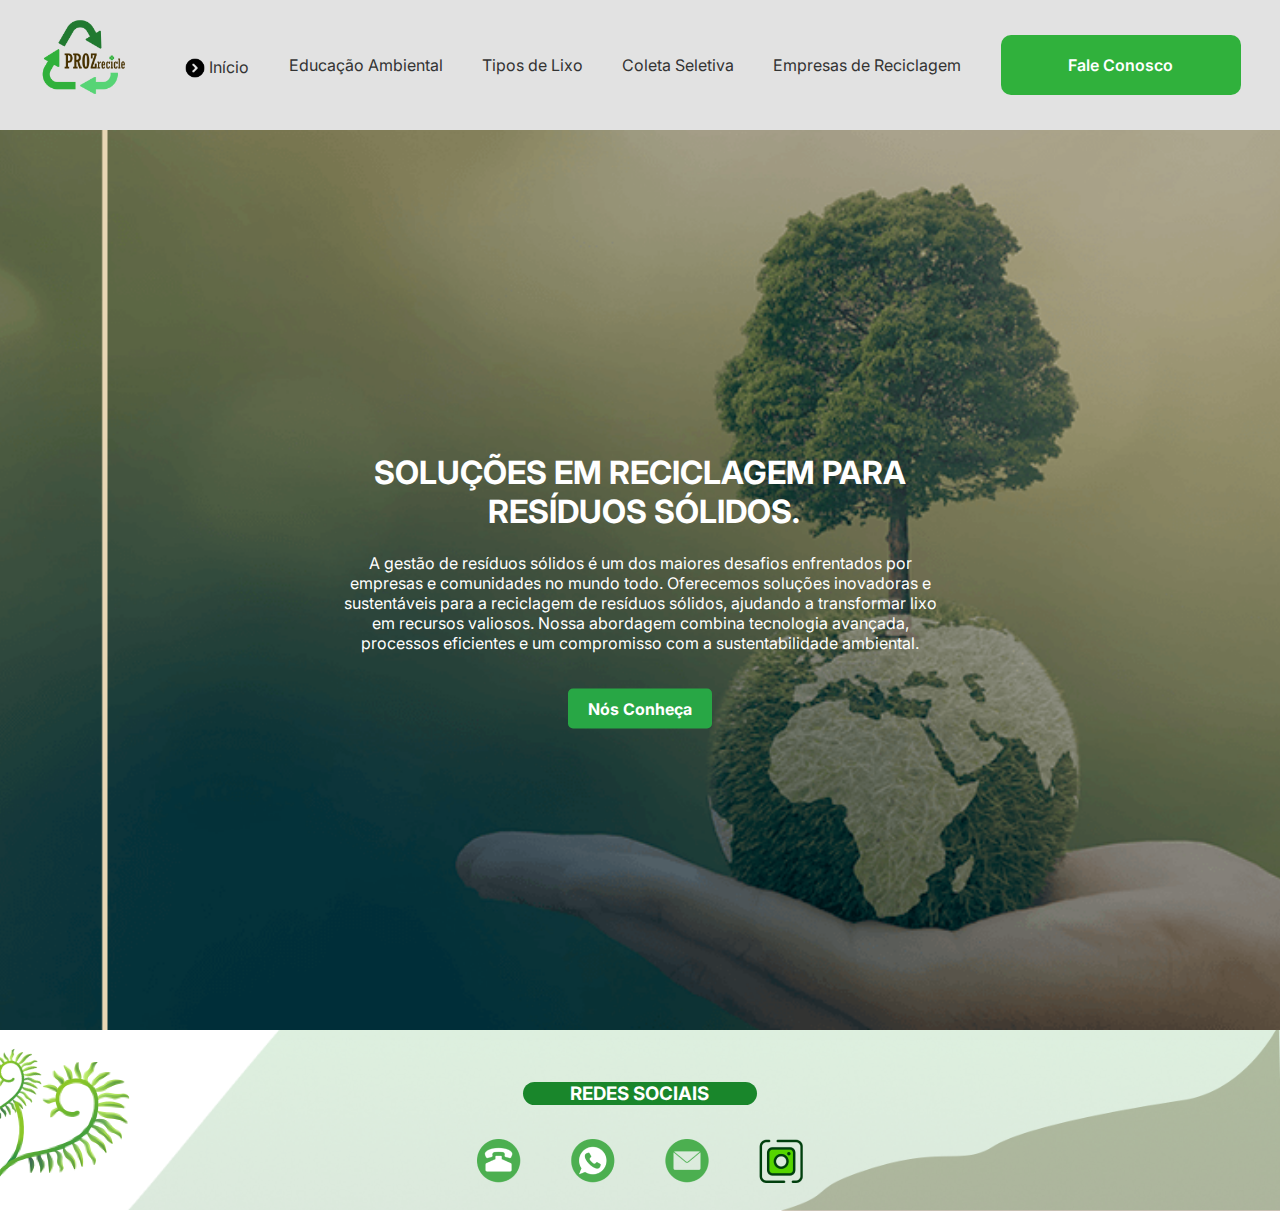
<file: index.html>
<!DOCTYPE html>
<html lang="pt-BR">
  <head>
    <meta charset="UTF-8" />
    <meta name="viewport" content="width=device-width, initial-scale=1.0" />
    <link rel="preconnect" href="https://fonts.googleapis.com" />
    <link rel="preconnect" href="https://fonts.gstatic.com" crossorigin />
    <link
      href="https://fonts.googleapis.com/css2?family=Inter:wght@100..900&display=swap"
      rel="stylesheet"
    />
    <link rel="stylesheet" type="text/css" href="assets/style.css" />
    <title>PROZrecicle</title>
  </head>
  <body class="montanhas">
    <header>
      <a  class = "link_logo" href="index.html">
      <img class="logo" src="assets/imgs/logomarrom.png" title="logo Proz recicle" alt="logo Proz recicle"/></a>
      <div class="menu">
        <nav>
          <ul>
            <li>
              <a href="#destino">
              <img class="flecha" src="assets/imgs/flecha.png" alt="" /></a><a id="destino"
                href="index.html"
                >Início</a></li>            
              <li><a href="educacao_ambiental.html">Educação Ambiental</a></li>
            <li><a href="tipos_de_lixo.html">Tipos de Lixo</a></li>
            <li><a href="coletaSeletiva.html">Coleta Seletiva</a></li>
              <li> <a href="empresa_de_reciclagem.html">Empresas de Reciclagem</a></li>
            <li class="fale_conosco">
              <a id="fale_conoscoo" href="#">Fale Conosco</a>
            </li>
          </ul>
        </nav>
      </div>
    </header>
    <main>
      <div class="banner-container">
        <div class="content-overlay">
          <h1>SOLUÇÕES EM RECICLAGEM PARA  RESÍDUOS SÓLIDOS.</h1>
          <p>
            A gestão de resíduos sólidos é um dos maiores desafios enfrentados por
            empresas e comunidades no mundo todo. Oferecemos soluções inovadoras e
            sustentáveis para a reciclagem de resíduos sólidos, ajudando a
            transformar lixo em recursos valiosos. Nossa abordagem combina
            tecnologia avançada, processos eficientes e um compromisso com a
            sustentabilidade ambiental.
          </p>
          <a class="nós_conheça" href="empresa_de_reciclagem.html">Nós Conheça</a>
        </div>
      </div>
    </main>
    <footer class="planta1">
      
      <h3>REDES SOCIAIS</h3>

      <ul class="social-liste">
        <li aria-label="Telefone">
          <a href="" target="_blank"
            ><img src="./assets/imgs/telefone.png" title="Telefone" alt="Telefone"
          /></a>
        </li>
        <li aria-label="WhatsApp">
          <a href=""><img src="./assets/imgs/whatsApp.png" title="WhatsApp" alt="WhatsApp" /></a>
        </li>
        <li aria-label="Email">
          <a href="" target="_blank"><img src="./assets/imgs/email.png" title="Email" alt="Email" /></a>
        </li>
        <li aria-label="Instagram">
          <a href="" target="_blank"
            ><img src="./assets/imgs/instagram.png" title="Instagram" alt="Instagram"
          /></a>
        </li>
      </ul>
    </footer>
  </body>
</html>
</file>
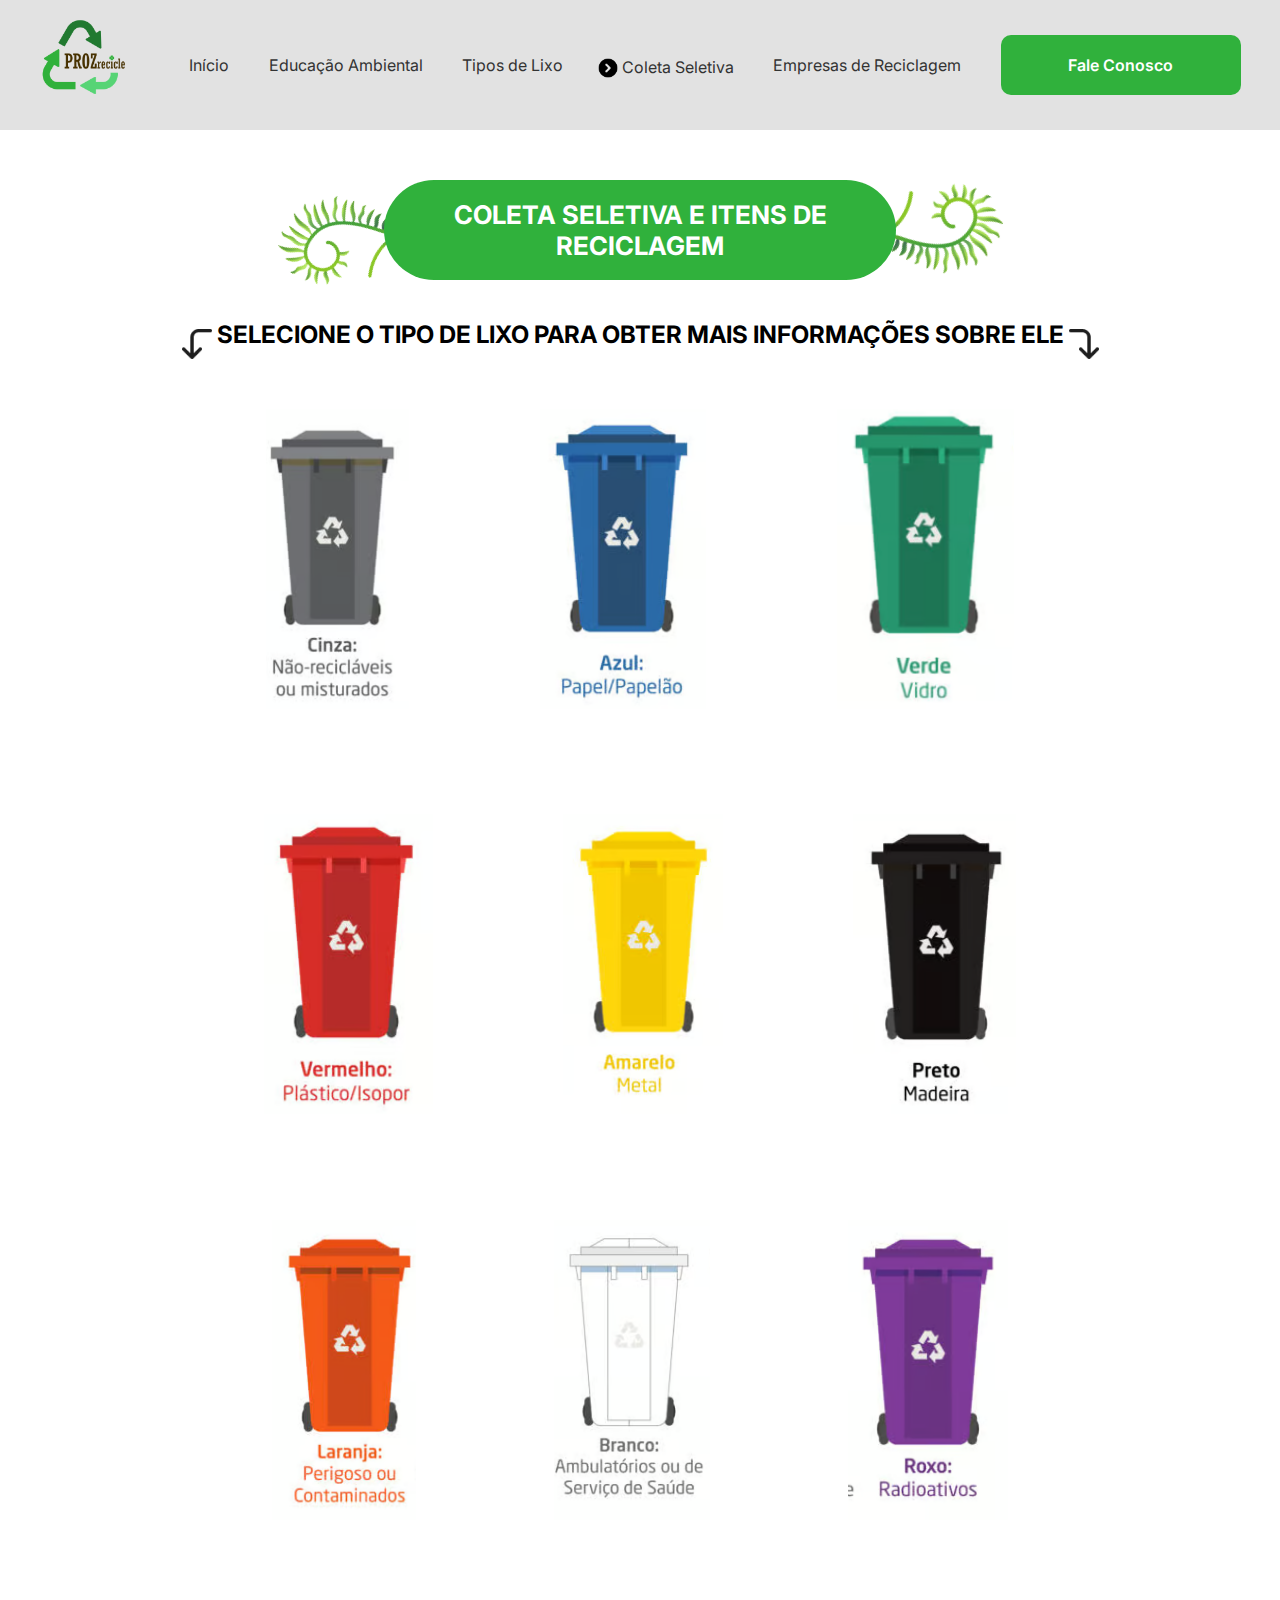
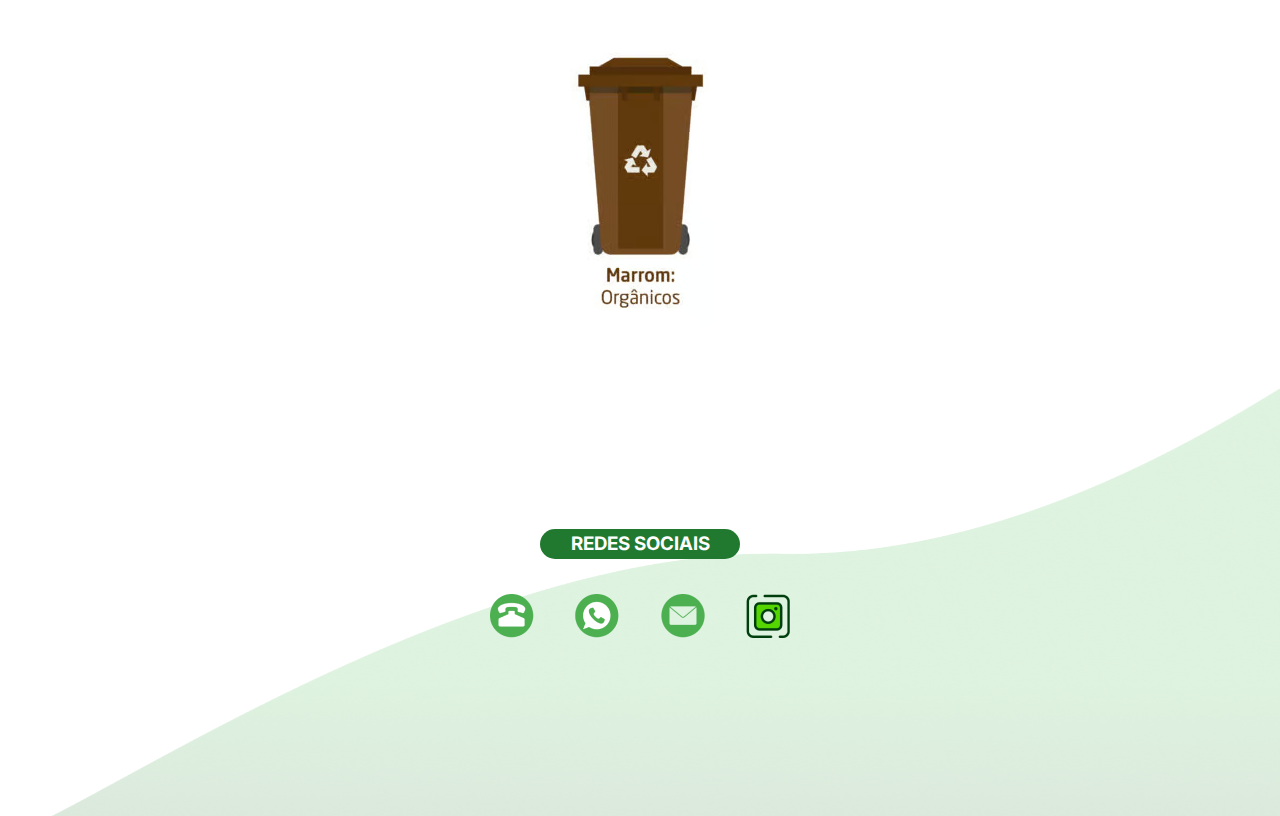
<file: coletaSeletiva.html>
<!DOCTYPE html>
<html lang="pt_br">
  <head>
    <meta charset="UTF-8" />
    <meta name="viewport" content="width=device-width, initial-scale=1.0" />
    <link rel="preconnect" href="https://fonts.googleapis.com" />
    <link rel="preconnect" href="https://fonts.gstatic.com" crossorigin />
    <link
      href="https://fonts.googleapis.com/css2?family=Inter:wght@100..900&display=swap"
      rel="stylesheet"
    />
    <link rel="stylesheet" type="text/css" href="assets/coletaSeletiva.css"> 
    <title>PROZrecicle</title>
  </head>
  <body>
    <header>
      <a  class = "link_logo" href="index.html">
      <img class="logo" src="assets/imgs/logomarrom.png" title="logo Proz recicle" alt="logo Proz recicle"/></a>
      <div class="menu">
        <nav>
          <ul>
            <li><a href="index.html">Início</a></li>
            <li><a href="educacao_ambiental.html">Educação Ambiental</a></li>
            <li><a href="tipos_de_lixo.html">Tipos de Lixo</a></li>
            <li>
              <a href="#destino">
                <img class="flecha" src="assets/imgs/flecha.png" alt="" /></a><a id="destino"
                  href="coletaSeletiva.html">Coleta Seletiva</a></li>
            <li>
              <a href="empresa_de_reciclagem.html">Empresas de Reciclagem</a>
            </li>
            <li class="fale_conosco">
              <a id="fale_conoscoo" href="#">Fale Conosco</a>
            </li>
          </ul>
        </nav>
      </div>
    </header>
    <main>
    <div class="header">
      <img src="assets/imgs/planta2.png" class="img2" />
      <div class="header_tittle">
        <h1>COLETA SELETIVA E ITENS DE RECICLAGEM</h1>
      </div>
      <img src="assets/imgs/planta.png" class="img1" />
    </div>
    <div class="header2">
      <img src="assets/imgs/seta1.png" />
      <h2>SELECIONE O TIPO DE LIXO PARA OBTER MAIS INFORMAÇÕES SOBRE ELE</h2>
      <img src="assets/imgs/seta2.png" />
    </div>
    <div class="pop-up">
      <div class="pop-up-conteudo">
        <div class="pop-up-header">
          <h1>Lixo Cinza</h1>
          <div id="exit">X</div>
        </div>
        <div class="pop-up-info">
          <p>Cinza: O recipiente de cor cinza é destinado aos resíduos não recicláveis ou rejeitos, ou seja, aqueles que não podem ser reciclados ou reutilizados.
            O que descartar: Papéis higiênicos, Guardanapos sujos, Papéis metalizados ou parafinados, Adesivos, Papel carbono, Fraldas, Absorventes, Fotografias, Espelhos, Esponjas de aço, itens de cerâmica, isopor, EVA, Vidro temperado, Vidros de carro, Cortiça, Ampolas de remédio, Lentes de óculos, etc.

          </p>
          <img src="assets/imgs/cinza.png" id="foto">
          <img src="assets/imgs/cinza2.png" id="foto2">
          <img src="assets/imgs/cinza3.jpg" id="foto3">
        </div>
      </div>
    </div>
    <div class="lixos">
      <img src="assets/imgs/lixo (1).png" class="1"/>
      <img src="assets/imgs/lixo (2).png" class="2"/>
      <img src="assets/imgs/lixo (4).png" class="3"/>
      <img src="assets/imgs/lixo (3).png" class="4"/>
      <img src="assets/imgs/lixo (5).png" class="5"/>
      <img src="assets/imgs/lixo (6).png" class="6"/>
      <img src="assets/imgs/lixo (7).png" class="7"/>
      <img src="assets/imgs/lixo (8).png" class="8"/>
      <img src="assets/imgs/lixo (9).png" class="9"/>
      <img src="assets/imgs/lixo (10).png" class="10"/>
    </div>
  </main>
    <img src="assets/imgs/image.png" alt="" class="fundo" />
    <footer>
      <div class="footer">
        <h3>REDES SOCIAIS</h3>

        <ul class="social-list">
          <li aria-label="Telefone">
            <a href="" target="_blank"
              ><img src="./assets/imgs/telefone.png"
            /></a>
          </li>
          <li aria-label="WhatsApp">
            <a href=""><img src="./assets/imgs/whatsApp.png" /></a>
          </li>
          <li aria-label="Email">
            <a href="" target="_blank"><img src="./assets/imgs/email.png" /></a>
          </li>
          <li aria-label="Instagram">
            <a href="" target="_blank"
              ><img src="./assets/imgs/instagram.png"
            /></a>
          </li>
        </ul>
      </div>

    </footer>
  </body>
  <script src="scripts/coletaSeletivaJS.js"></script>
</html>
</file>
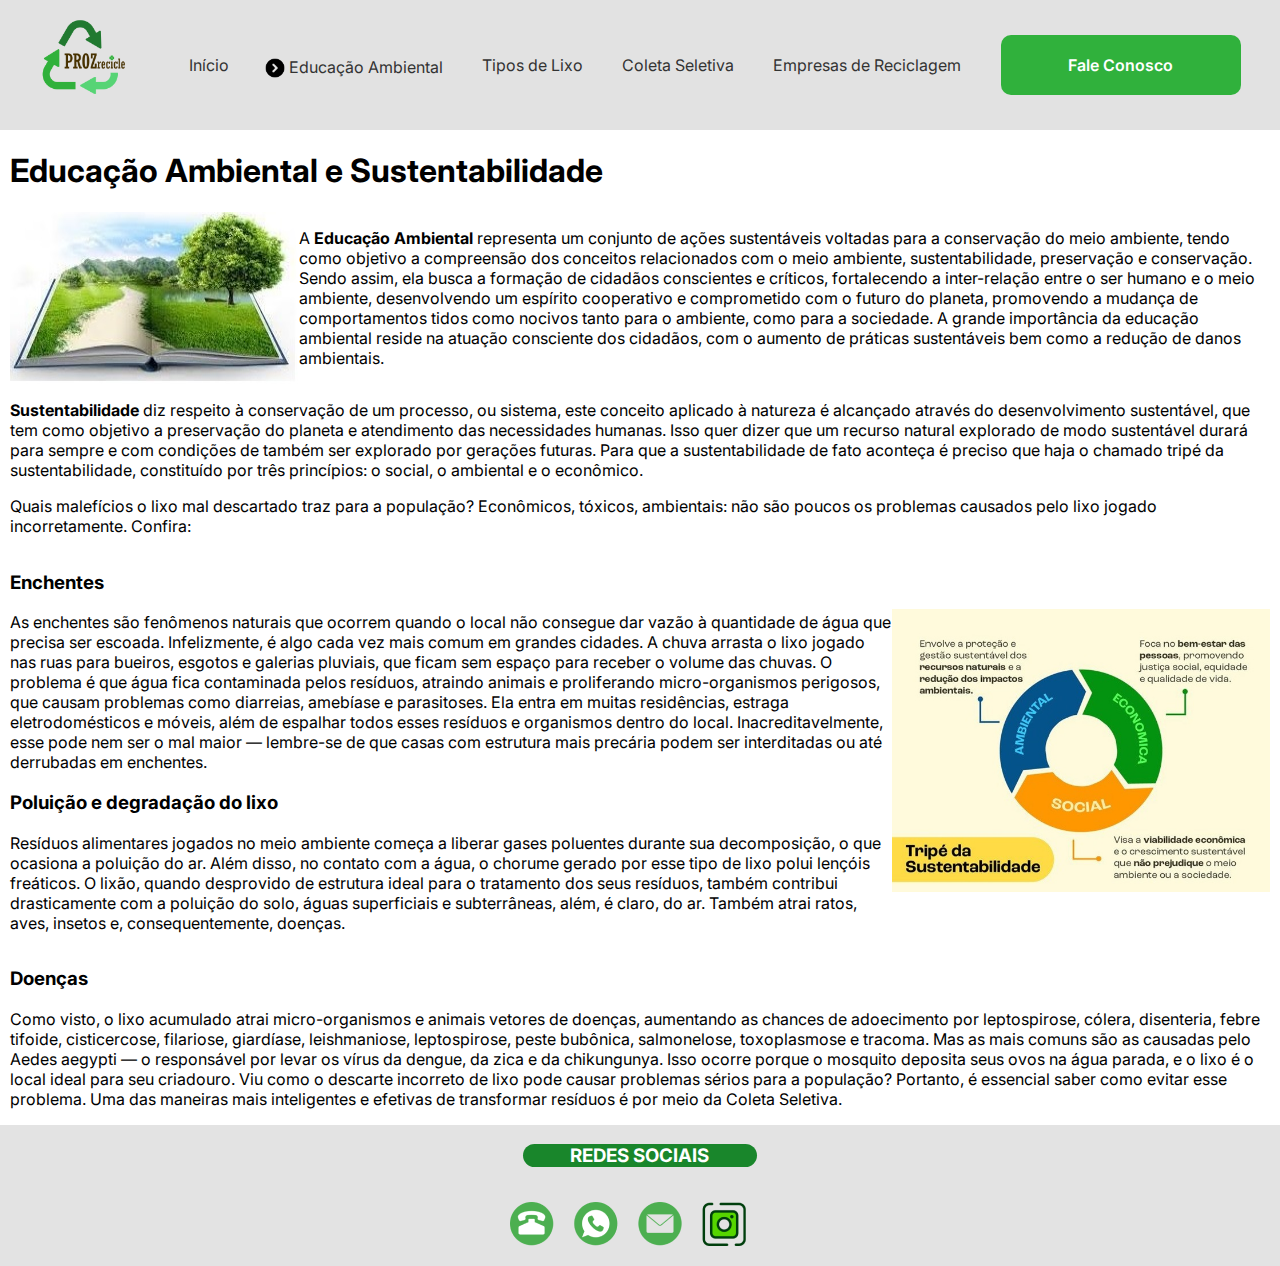
<file: educacao_ambiental.html>
<!DOCTYPE html>
<html lang="pt-BR">
  <head>
    <meta charset="UTF-8" />
    <meta name="viewport" content="width=device-width, initial-scale=1.0" />
    <link rel="preconnect" href="https://fonts.googleapis.com" />
    <link rel="preconnect" href="https://fonts.gstatic.com" crossorigin />
    <link
      href="https://fonts.googleapis.com/css2?family=Inter:wght@100..900&display=swap"
      rel="stylesheet">
    <link rel="stylesheet" type="text/css" href="assets/edu_amb.css">
    <title>PROZrecicle</title>
  </head>
  <body>
    <header>
      <a  class = "link_logo" href="index.html">
      <img class="logo" src="assets/imgs/logomarrom.png" title="logo Proz recicle" alt="logo Proz recicle"/></a>
      <div class="menu">
        <nav>
          <ul>
            <li><a href="index.html">Início</a></li>
            <li><a href="#destino">
              <img class="flecha" src="assets/imgs/flecha.png" alt="" /></a><a id="destino"
                href="educacao_ambiental.html"
                >Educação Ambiental</a></li>
            <li><a href="tipos_de_lixo.html">Tipos de Lixo</a></li>
            <li><a href="coletaSeletiva.html">Coleta Seletiva</a></li>
            <li>
              <a href="empresa_de_reciclagem.html"> Empresas de Reciclagem</a>
            </li>
            <li class="fale_conosco">
              <a id="fale_conoscoo" href="fale_conosco.html">Fale Conosco</a>
            </li>
          </ul>
        </nav>
      </div>
    </header>
    <main>
      <h1>Educação Ambiental e Sustentabilidade</h1>
      <div class="ecobook">
      <img align="left" src="assets/imgs/ecobook.jpg" alt="ecobook" />
      <p>
        A <strong>Educação Ambiental</strong> representa um conjunto de ações
        sustentáveis voltadas para a conservação do meio ambiente, tendo como
        objetivo a compreensão dos conceitos relacionados com o meio ambiente,
        sustentabilidade, preservação e conservação. Sendo assim, ela busca a
        formação de cidadãos conscientes e críticos, fortalecendo a
        inter-relação entre o ser humano e o meio ambiente, desenvolvendo um
        espírito cooperativo e comprometido com o futuro do planeta, promovendo
        a mudança de comportamentos tidos como nocivos tanto para o ambiente,
        como para a sociedade. A grande importância da educação ambiental reside
        na atuação consciente dos cidadãos, com o aumento de práticas
        sustentáveis bem como a redução de danos ambientais. 
      </p>
      </div>
      <div>
        <p><strong>Sustentabilidade</strong> diz respeito à conservação de um
        processo, ou sistema, este conceito aplicado à natureza é alcançado
        através do desenvolvimento sustentável, que tem como objetivo a
        preservação do planeta e atendimento das necessidades humanas. Isso quer
        dizer que um recurso natural explorado de modo sustentável durará para
        sempre e com condições de também ser explorado por gerações futuras.
        Para que a sustentabilidade de fato aconteça é preciso que haja o
        chamado tripé da sustentabilidade, constituído por três princípios: o
        social, o ambiental e o econômico. </p>
      </div>
      <div>
        Quais malefícios o lixo mal descartado traz para a população?
        Econômicos, tóxicos, ambientais: não são poucos os problemas causados
        pelo lixo jogado incorretamente. Confira:
      </p>
      
      <div class="tripe">
        <session>
        <h3>Enchentes</h3>
        <p>As enchentes são fenômenos naturais que ocorrem quando o local não
        consegue dar vazão à quantidade de água que precisa ser escoada.
        Infelizmente, é algo cada vez mais comum em grandes cidades. A chuva
        arrasta o lixo jogado nas ruas para bueiros, esgotos e galerias
        pluviais, que ficam sem espaço para receber o volume das chuvas. O
        problema é que água fica contaminada pelos resíduos, atraindo animais e
        proliferando micro-organismos perigosos, que causam problemas como
        diarreias, amebíase e parasitoses. Ela entra em muitas residências,
        estraga eletrodomésticos e móveis, além de espalhar todos esses resíduos
        e organismos dentro do local. Inacreditavelmente, esse pode nem ser o
        mal maior — lembre-se de que casas com estrutura mais precária podem ser
        interditadas ou até derrubadas em enchentes.</p>

        <h3>Poluição e degradação do lixo</h3>
        <p>Resíduos alimentares jogados no meio ambiente começa a liberar gases
        poluentes durante sua decomposição, o que ocasiona a poluição do ar.
        Além disso, no contato com a água, o chorume gerado por esse tipo de
        lixo polui lençóis freáticos. O lixão, quando desprovido de estrutura
        ideal para o tratamento dos seus resíduos, também contribui
        drasticamente com a poluição do solo, águas superficiais e subterrâneas,
        além, é claro, do ar. Também atrai ratos, aves, insetos e,
        consequentemente, doenças. </p>
        </session>
        <img src="assets/imgs/tripe.jpg" alt="tripe" width="30%" />

      </div>
        <h3>Doenças</h3>
        <p>Como visto, o lixo acumulado atrai micro-organismos e animais vetores de
        doenças, aumentando as chances de adoecimento por leptospirose, cólera,
        disenteria, febre tifoide, cisticercose, filariose, giardíase,
        leishmaniose, leptospirose, peste bubônica, salmonelose, toxoplasmose e
        tracoma. Mas as mais comuns são as causadas pelo Aedes aegypti — o
        responsável por levar os vírus da dengue, da zica e da chikungunya. Isso
        ocorre porque o mosquito deposita seus ovos na água parada, e o lixo é o
        local ideal para seu criadouro. Viu como o descarte incorreto de lixo
        pode causar problemas sérios para a população? Portanto, é essencial
        saber como evitar esse problema. Uma das maneiras mais inteligentes e
        efetivas de transformar resíduos é por meio da Coleta Seletiva. </p>
      </div>
    </main>
    <footer>
      <h3>REDES SOCIAIS</h3>
      <ul class="social-list">
        <li aria-label="Telefone">
          <a href="" target="_blank"><img src="assets/imgs/telefone.png" /></a>
        </li>
        <li aria-label="WhatsApp">
          <a href=""><img src="assets/imgs/whatsApp.png" /></a>
        </li>
        <li aria-label="Email">
          <a href="" target="_blank"><img src="assets/imgs/email.png" /></a>
        </li>
        <li aria-label="Instagram">
          <a href="" target="_blank"><img src="assets/imgs/instagram.png" /></a>
        </li>
      </ul>
    </footer>
  </body>
</html>
</file>
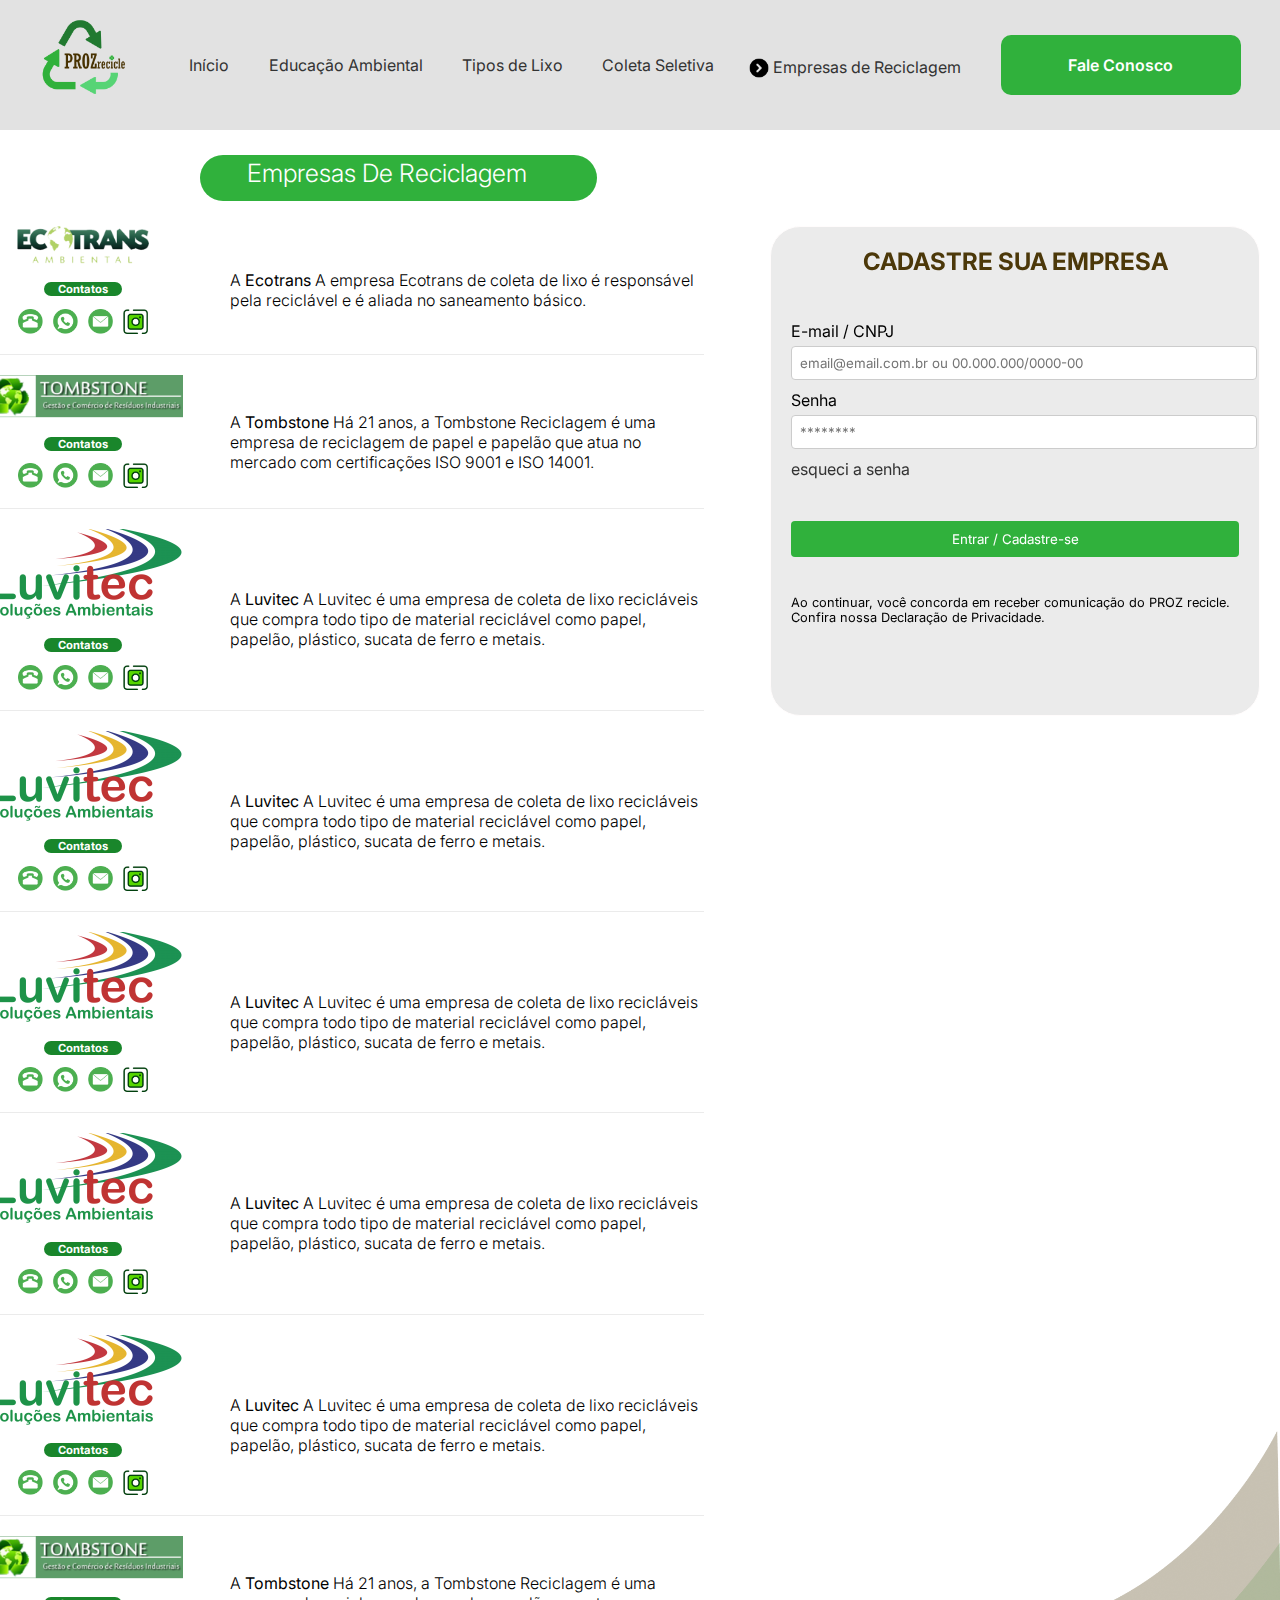
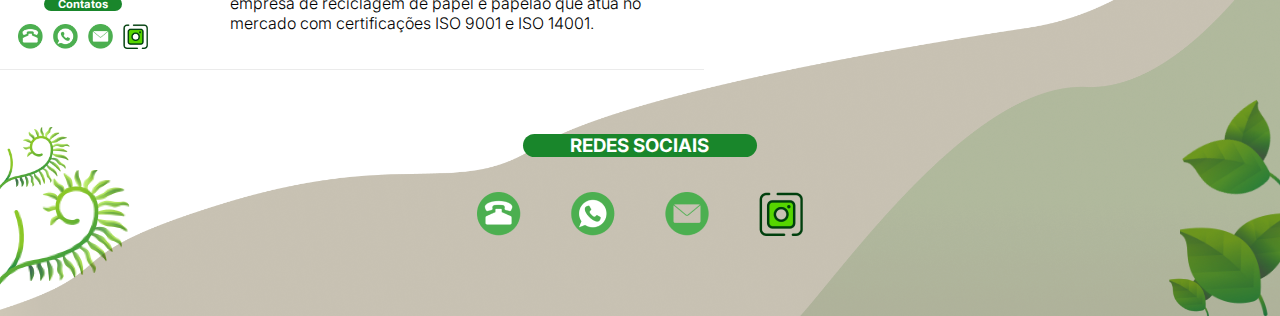
<file: empresa_de_reciclagem.html>
<!DOCTYPE html>
<html lang="pt-BR">
  <head>
    <link rel="stylesheet" type="text/css" href="assets/empresas.css" />
    <meta charset="UTF-8" />
    <meta name="viewport" content="width=device-width, initial-scale=1.0" />
    <link rel="preconnect" href="https://fonts.googleapis.com" />
    <link rel="preconnect" href="https://fonts.gstatic.com" crossorigin />
    <link
      href="https://fonts.googleapis.com/css2?family=Inter:wght@100..900&display=swap"
      rel="stylesheet"
    />
    <title>PROZrecicle</title>
  </head>
  <body class="montanhas">
    <header>
      <a  class = "link_logo" href="index.html">
      <img class="logo" src="assets/imgs/logomarrom.png" title="logo Proz recicle" alt="logo Proz recicle"/></a>
      <div class="menu">
        <nav>
          <ul>
            <li><a href="index.html">Início</a></li>
            <li><a href="educacao_ambiental.html">Educação Ambiental</a></li>
            <li><a href="tipos_de_lixo.html">Tipos de Lixo</a></li>
            <li><a href="coletaSeletiva.html">Coleta Seletiva</a></li>
            <li>
              <a href="#destino">
              <img class="flecha" src="assets/imgs/flecha.png" alt="" /></a><a id="destino"
                href="empresa_de_reciclagem.html"
                >Empresas de Reciclagem</a>
            </li>
            <li class="fale_conosco">
              <a id="fale_conoscoo" href="#">Fale Conosco</a>
            </li>
          </ul>
        </nav>
      </div>
    </header>
    
    <main>
      <h1>Empresas De Reciclagem</h1>
      <div class="container">
    
      <div id="empresas" class="principal">
          <div class="redes">

          </div>

          <div class="texto">
          </div>
          <div class="redes">
          </div>
          <div class="texto">
          </div>
          <div class="redes">
          </div>
    </div>

    <div class="cadastro">
      <form action="#" id="cadastroForm">
          <h2>CADASTRE SUA EMPRESA</h2>
          <div>
              <label for="emailCnpj">E-mail / CNPJ</label><br />
              <input
                  type="text"
                  id="emailCnpj"
                  placeholder="email@email.com.br ou 00.000.000/0000-00"
                  required
              />
              <small class="error-message" id="emailCnpjError">* Por favor, insira um email ou CNPJ válido.</small>
              <br />
              <label for="senha">Senha</label>
              <input type="password" id="senha" placeholder="********" required />
              <small class="error-message" id="senhaError">* O campo de senha deve ser preenchido.</small>
              <a id="text" href="#">esqueci a senha</a>
          </div>
          <button type="submit">Entrar / Cadastre-se</button>
          <p>
              Ao continuar, você concorda em receber comunicação do PROZ recicle.
              Confira nossa Declaração de Privacidade.
          </p>
      </form>
    </div>
        
    </main>

    <footer class="planta1">
      
      <h3>REDES SOCIAIS</h3>

      <ul class="social-liste">
        <li aria-label="Telefone">
          <a href="" target="_blank"
            ><img src="./assets/imgs/telefone.png" title="Telefone" alt="Telefone"
          /></a>
        </li>
        <li aria-label="WhatsApp">
          <a href=""><img src="./assets/imgs/whatsApp.png" title="WhatsApp" alt="WhatsApp" /></a>
        </li>
        <li aria-label="Email">
          <a href="" target="_blank"><img src="./assets/imgs/email.png" title="Email" alt="Email" /></a>
        </li>
        <li aria-label="Instagram">
          <a href="" target="_blank"
            ><img src="./assets/imgs/instagram.png" title="Instagram" alt="Instagram"
          /></a>
        </li>
      </ul>
    </footer>
  <script src="scripts/empresa.js" defer></script>
  </body>
</html>
</file>
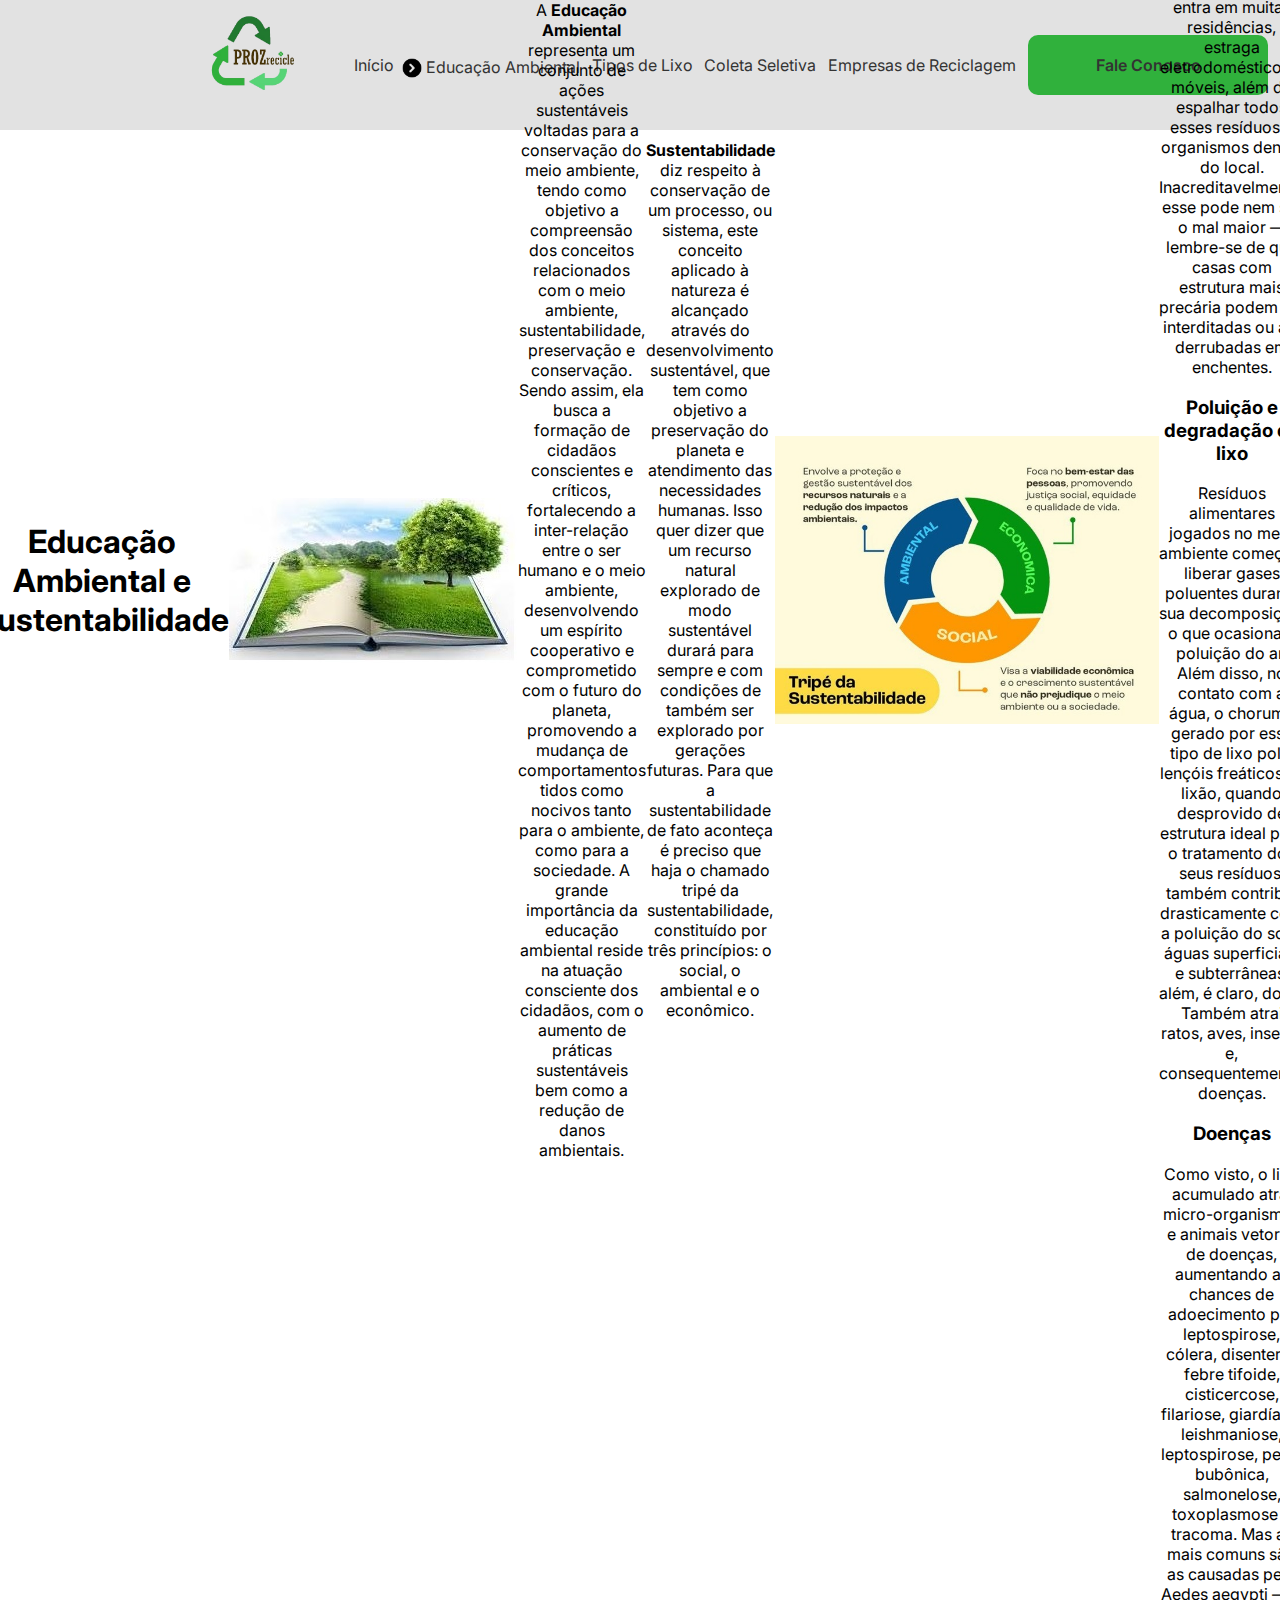
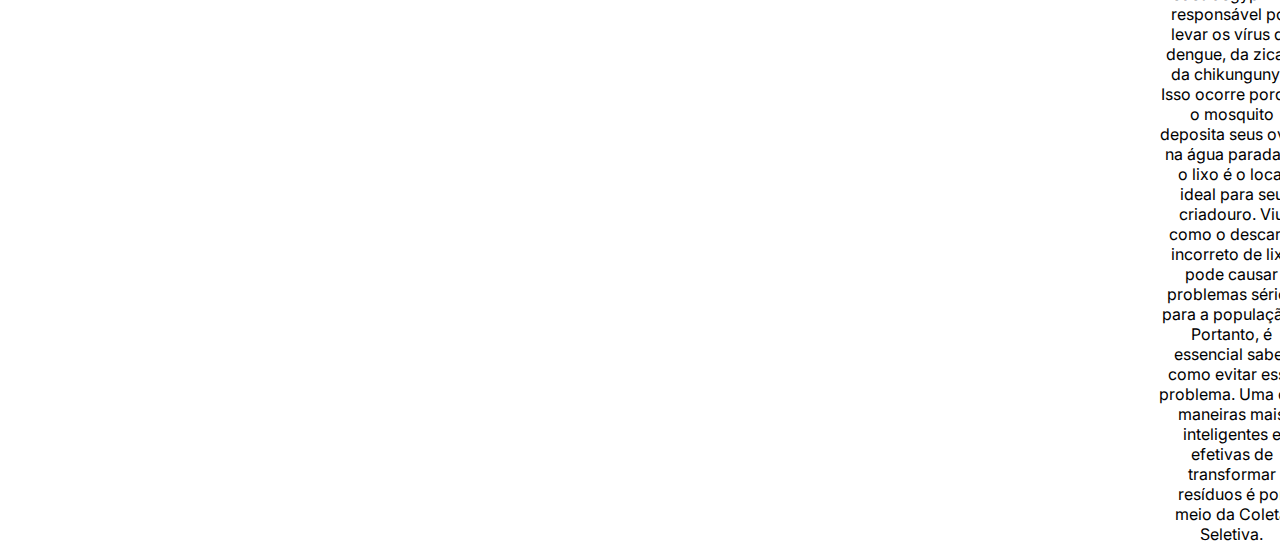
<file: pagina2.html>
<!DOCTYPE html>
<html lang="pt-BR">
<head>
    <meta charset="UTF-8">
    <meta name="viewport" content="width=device-width, initial-scale=1.0">
    <link rel="preconnect" href="https://fonts.googleapis.com">
<link rel="preconnect" href="https://fonts.gstatic.com" crossorigin>
<link href="https://fonts.googleapis.com/css2?family=Inter:wght@100..900&display=swap" rel="stylesheet">
<link rel="stylesheet" type="text/css" href="assets/style.css">
    <title>PROZrecicle</title>
</head>
<body>
    <header>
        <img class="logo" src="assets/imgs/logo-prozRecicle.png">
        <div class="menu">
            <nav>
                    
                <ul>
                    <li ><a href="inicio.html">Início</a></li>
                    <li><img class="flecha" src="assets/imgs/flecha.png" alt=""><a href="educacao_ambiental.html">Educação Ambiental</a></li>
                    <li><a href="tipos_de_lixo.html">Tipos de Lixo</a></li>
                    <li><a href="coleta_seletiva.html">Coleta Seletiva</a></li>
                    <li><a href="empresas_reciclagem.html">Empresas de Reciclagem</a></li>
                    <li class="fale_conosco" ><a href="fale_conosco.html">Fale Conosco</a></li>
                </ul>
            </nav>
         
        
        </div>
        
    </header>
    <main>
        <h1>Educação Ambiental e Sustentabilidade</h1>
        <img align="left" src="assets/imgs/ecobook.jpg" alt="ecobook">
        <div>
            A <strong>Educação Ambiental</strong> representa um conjunto de ações sustentáveis voltadas para a conservação do meio ambiente, tendo como objetivo a compreensão dos conceitos relacionados com o meio ambiente, sustentabilidade, preservação e conservação. Sendo assim, ela busca a formação de cidadãos conscientes e críticos, fortalecendo a inter-relação entre o ser humano e o meio ambiente, desenvolvendo um espírito cooperativo e comprometido com o futuro do planeta, promovendo a mudança de comportamentos tidos como nocivos tanto para o ambiente, como para a sociedade. A grande importância da educação ambiental reside na atuação consciente dos cidadãos, com o aumento de práticas sustentáveis bem como a redução de danos ambientais.
        </div><br>
        <div>
            <strong>Sustentabilidade</strong> diz respeito à  conservação de um processo, ou sistema, este conceito aplicado à natureza é alcançado através do desenvolvimento sustentável, que tem como objetivo a preservação do planeta e atendimento das necessidades humanas. Isso quer dizer que um recurso natural explorado de modo sustentável durará para sempre e com condições de também ser explorado por gerações futuras. Para que a sustentabilidade de fato aconteça é preciso que haja o chamado tripé da sustentabilidade, constituído por três princípios: o social, o ambiental e o econômico.
        </div><br>
        <img align="right" src="assets/imgs/tripe.jpg" alt="tripe" width="30%">
        <div>
            Quais malefícios o lixo mal descartado traz para a população?
            Econômicos, tóxicos, ambientais: não são poucos os problemas causados pelo lixo jogado incorretamente. Confira:
            <h3>Enchentes</h3>
            As enchentes são fenômenos naturais que ocorrem quando o local não consegue dar vazão à quantidade de água que precisa ser escoada. Infelizmente, é algo cada vez mais comum em grandes cidades. A chuva arrasta o lixo jogado nas ruas para bueiros, esgotos e galerias pluviais, que ficam sem espaço para receber o volume das chuvas. O problema é que água fica contaminada pelos resíduos, atraindo animais e proliferando micro-organismos perigosos, que causam problemas como diarreias, amebíase e parasitoses. Ela entra em muitas residências, estraga eletrodomésticos e móveis, além de espalhar todos esses resíduos e organismos dentro do local.
            Inacreditavelmente, esse pode nem ser o mal maior — lembre-se de que casas com estrutura mais precária podem ser interditadas ou até derrubadas em enchentes.
            <h3>Poluição e degradação do lixo</h3>
            Resíduos alimentares jogados no meio ambiente começa a liberar gases poluentes durante sua decomposição, o que ocasiona a poluição do ar. Além disso, no contato com a água, o chorume gerado por esse tipo de lixo polui lençóis freáticos.
            O lixão, quando desprovido de estrutura ideal para o tratamento dos seus resíduos, também contribui drasticamente com a poluição do solo, águas superficiais e subterrâneas, além, é claro, do ar. Também atrai ratos, aves, insetos e, consequentemente, doenças.
            <h3>Doenças</h3>
            Como visto, o lixo acumulado atrai micro-organismos e animais vetores de doenças, aumentando as chances de adoecimento por leptospirose, cólera, disenteria, febre tifoide, cisticercose, filariose, giardíase, leishmaniose, leptospirose, peste bubônica, salmonelose, toxoplasmose e tracoma. Mas as mais comuns são as causadas pelo Aedes aegypti — o responsável por levar os vírus da dengue, da zica e da chikungunya. Isso ocorre porque o mosquito deposita seus ovos na água parada, e o lixo é o local ideal para seu criadouro. 
            Viu como o descarte incorreto de lixo pode causar problemas sérios para a população? Portanto, é essencial saber como evitar esse problema. Uma das maneiras mais inteligentes e efetivas de transformar resíduos é por meio da Coleta Seletiva.
    
        </div>
    </main>
   
</body>
</html>
</file>
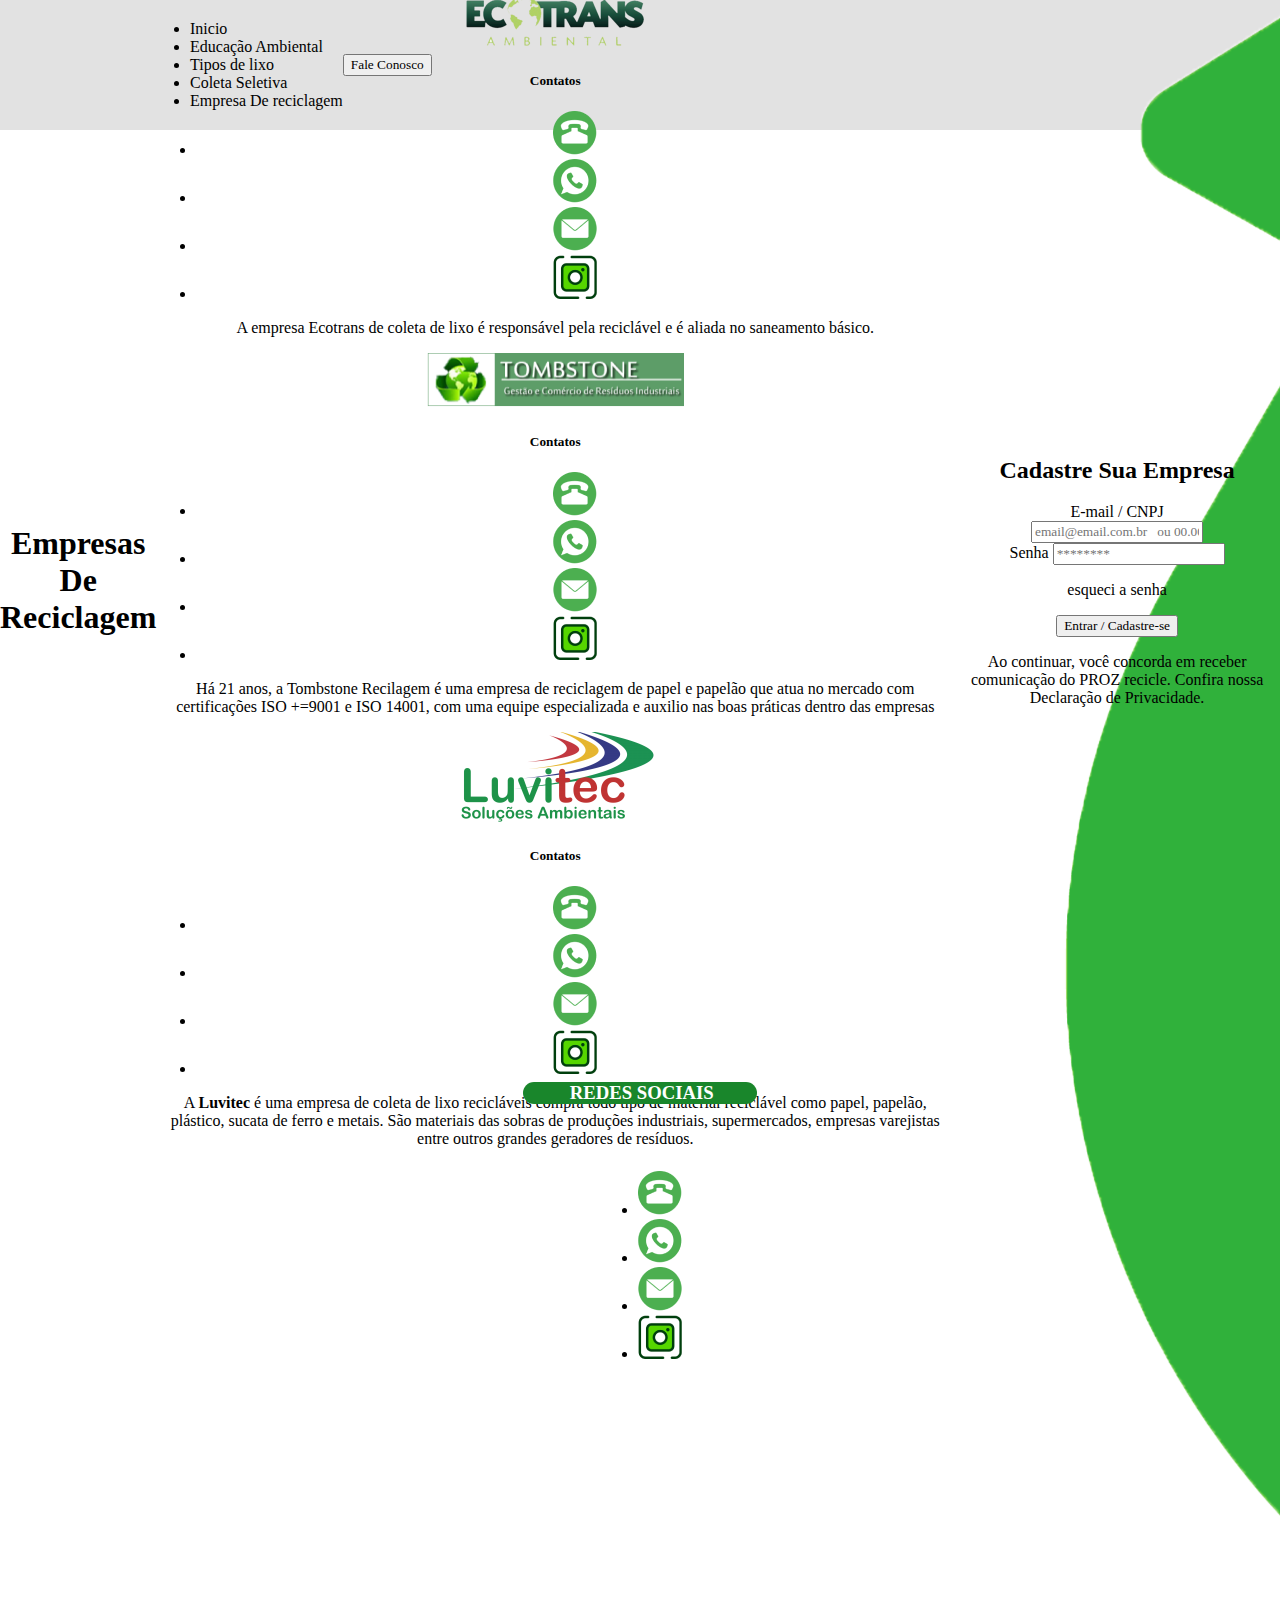
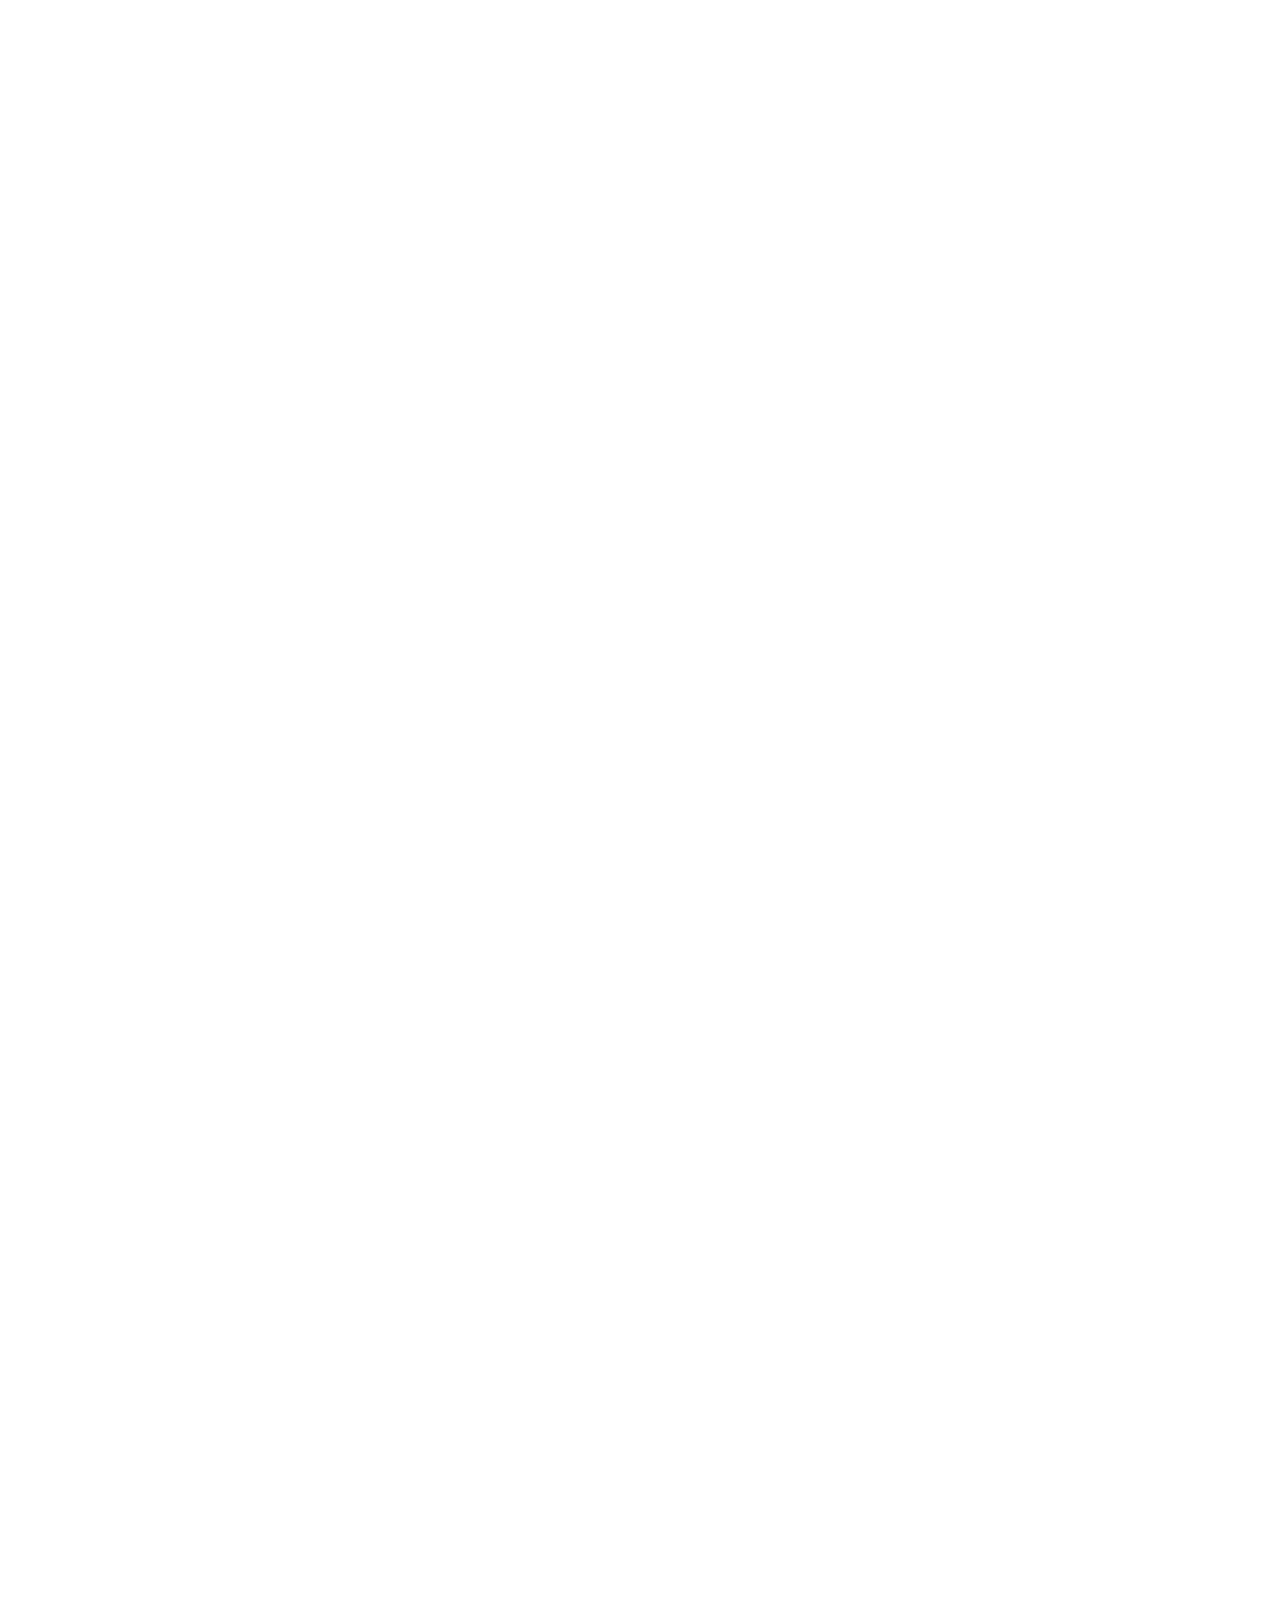
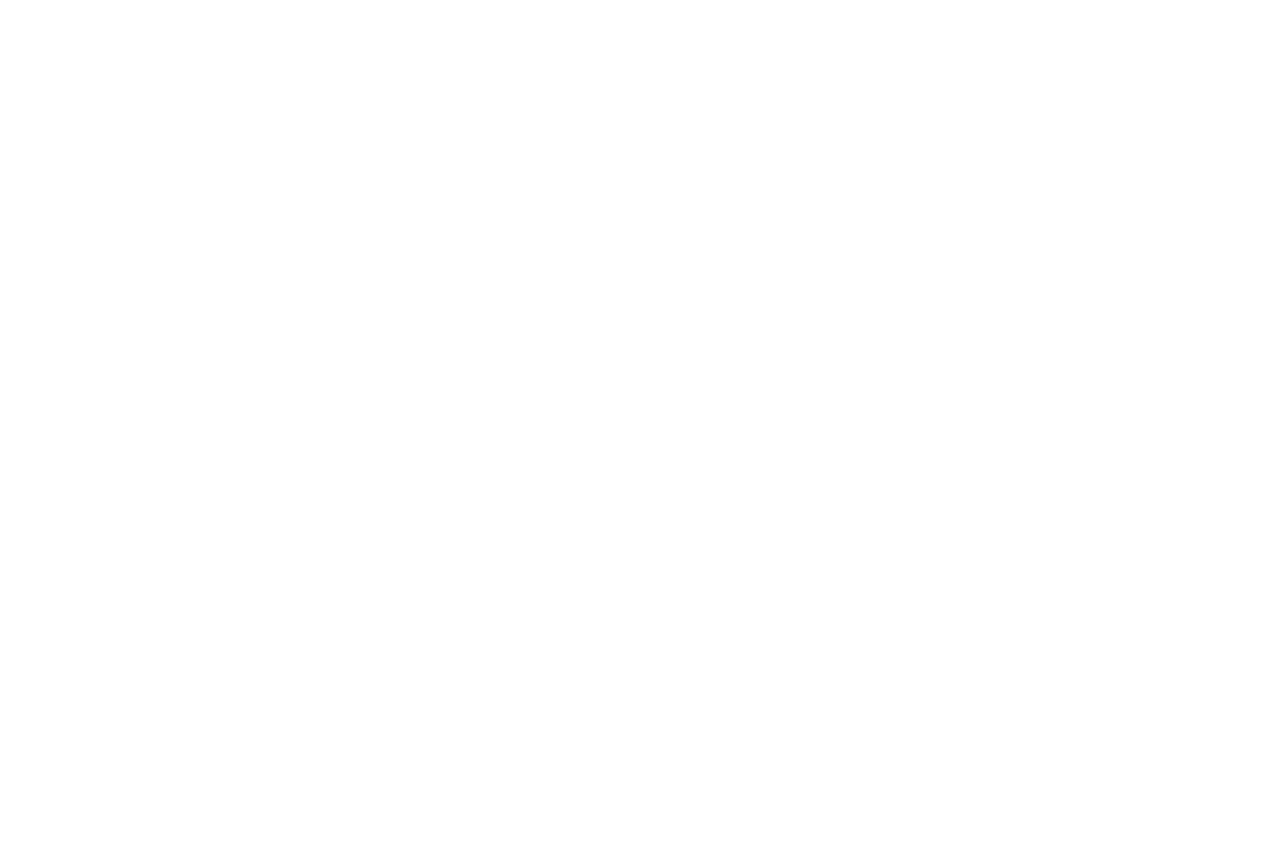
<file: pagina5.html>
<!DOCTYPE html>
<html lang="en">
  <head>
    <link rel="stylesheet" type="text/css" href="assets/style.css" />
    <meta charset="UTF-8" />
    <meta name="viewport" content="width=device-width, initial-scale=1.0" />
    <title>PROZrecicle</title>
  </head>
  <body>
    <header>
      <div class="header">
        <div class="logo"><img src="assets/imgs/logomarrom.png" /></div>
        <div class="menu"></div>
      </div>

      <nav>
        <ul>
          <li>Inicio</li>
          <li>Educação Ambiental</li>
          <li>Tipos de lixo</li>
          <li>Coleta Seletiva</li>
          <li>Empresa De reciclagem</li>
        </ul>
      </nav>

      <div>
        <button>Fale Conosco</button>
      </div>
    </header>

    <main>
      <h1>Empresas De Reciclagem</h1>

      <article>
        <section>
          <div>
            <img src="./assets/imgs/ecobrans.png" width="270" height="51" />
            <h5>Contatos</h5>
            <ul class="social-list">
              <li aria-label="Telefone">
                <a href="" target="_blank"
                  ><img src="./assets/imgs/telefone.png"
                /></a>
              </li>
              <li aria-label="WhatsApp">
                <a href=""><img src="./assets/imgs/whatsApp.png" /></a>
              </li>
              <li aria-label="Email">
                <a href="" target="_blank"
                  ><img src="./assets/imgs/email.png"
                /></a>
              </li>
              <li aria-label="Instagram">
                <a href="" target="_blank"
                  ><img src="./assets/imgs/instagram.png"
                /></a>
              </li>
            </ul>
          </div>

          <div>
            <p>
                A empresa Ecotrans de coleta de lixo é responsável pela reciclável e
                é aliada no saneamento básico.
              </p>
          </div>
          
        </section>

        <section>
          <div>
            <img src="./assets/imgs/tombstane.png" width="257" height="54.08" />
            <h5>Contatos</h5>
            <ul class="social-list">
              <li aria-label="Telefone">
                <a href="" target="_blank"
                  ><img src="./assets/imgs/telefone.png"
                /></a>
              </li>
              <li aria-label="WhatsApp">
                <a href=""><img src="./assets/imgs/whatsApp.png" /></a>
              </li>
              <li aria-label="Email">
                <a href="" target="_blank"
                  ><img src="./assets/imgs/email.png"
                /></a>
              </li>
              <li aria-label="Instagram">
                <a href="" target="_blank"
                  ><img src="./assets/imgs/instagram.png"
                /></a>
              </li>
            </ul>
          </div>
          <div>
            <p> Há 21 anos, a Tombstone Recilagem é uma empresa de reciclagem de papel e papelão que atua no mercado com certificações ISO +=9001 e ISO 14001, com uma equipe especializada e auxilio nas boas práticas dentro das empresas</p>
          </div>
        </section>

        <section>
          <div>
            <img src="./assets/imgs/Luvitec.png" alt="Luvitec" />
            <h5>Contatos</h5>
            <ul class="social-list">
              <li aria-label="Telefone">
                <a href="" target="_blank"
                  ><img src="./assets/imgs/telefone.png"
                /></a>
              </li>
              <li aria-label="WhatsApp">
                <a href=""><img src="./assets/imgs/whatsApp.png" /></a>
              </li>
              <li aria-label="Email">
                <a href="" target="_blank"
                  ><img src="./assets/imgs/email.png"
                /></a>
              </li>
              <li aria-label="Instagram">
                <a href="" target="_blank"
                  ><img src="./assets/imgs/instagram.png"
                /></a>
              </li>
            </ul>
          </div>

          <div>
            <p>A <strong>Luvitec</strong> é uma empresa de coleta de lixo recicláveis compra todo tipo de material reciclável como papel, papelão, plástico, sucata de ferro e metais. São materiais das sobras de produções industriais, supermercados, empresas varejistas entre outros grandes geradores de resíduos.</p>
          </div>
        </section>
      </article>

      <div>
        <form action="">
          <h2>Cadastre Sua Empresa</h2>
          <div>
            <label>E-mail / CNPJ</label><br />
            <input
              type="text"
              placeholder="email@email.com.br   ou 00.000.000/0000-00"
              required
            />
            <br />
            <label>Senha</label>
            <input type="password" placeholder="********" required />
            <p>esqueci a senha</p>
          </div>

          <button>Entrar / Cadastre-se</button>

          <p>
            Ao continuar, você concorda em receber comunicação do PROZ recicle.
            Confira nossa Declaração de Privacidade.
          </p>
        </form>
      </div>
    </main>

    <footer>
      <h3>REDES SOCIAIS</h3>

      <footer>
        <ul class="social-list">
          <li aria-label="Telefone">
            <a href="" target="_blank"
              ><img src="./assets/imgs/telefone.png"
            /></a>
          </li>
          <li aria-label="WhatsApp">
            <a href=""><img src="./assets/imgs/whatsApp.png" /></a>
          </li>
          <li aria-label="Email">
            <a href="" target="_blank"><img src="./assets/imgs/email.png" /></a>
          </li>
          <li aria-label="Instagram">
            <a href="" target="_blank"
              ><img src="./assets/imgs/instagram.png"
            /></a>
          </li>
        </ul>
      </footer>
    </footer>
  </body>
</html>
</file>
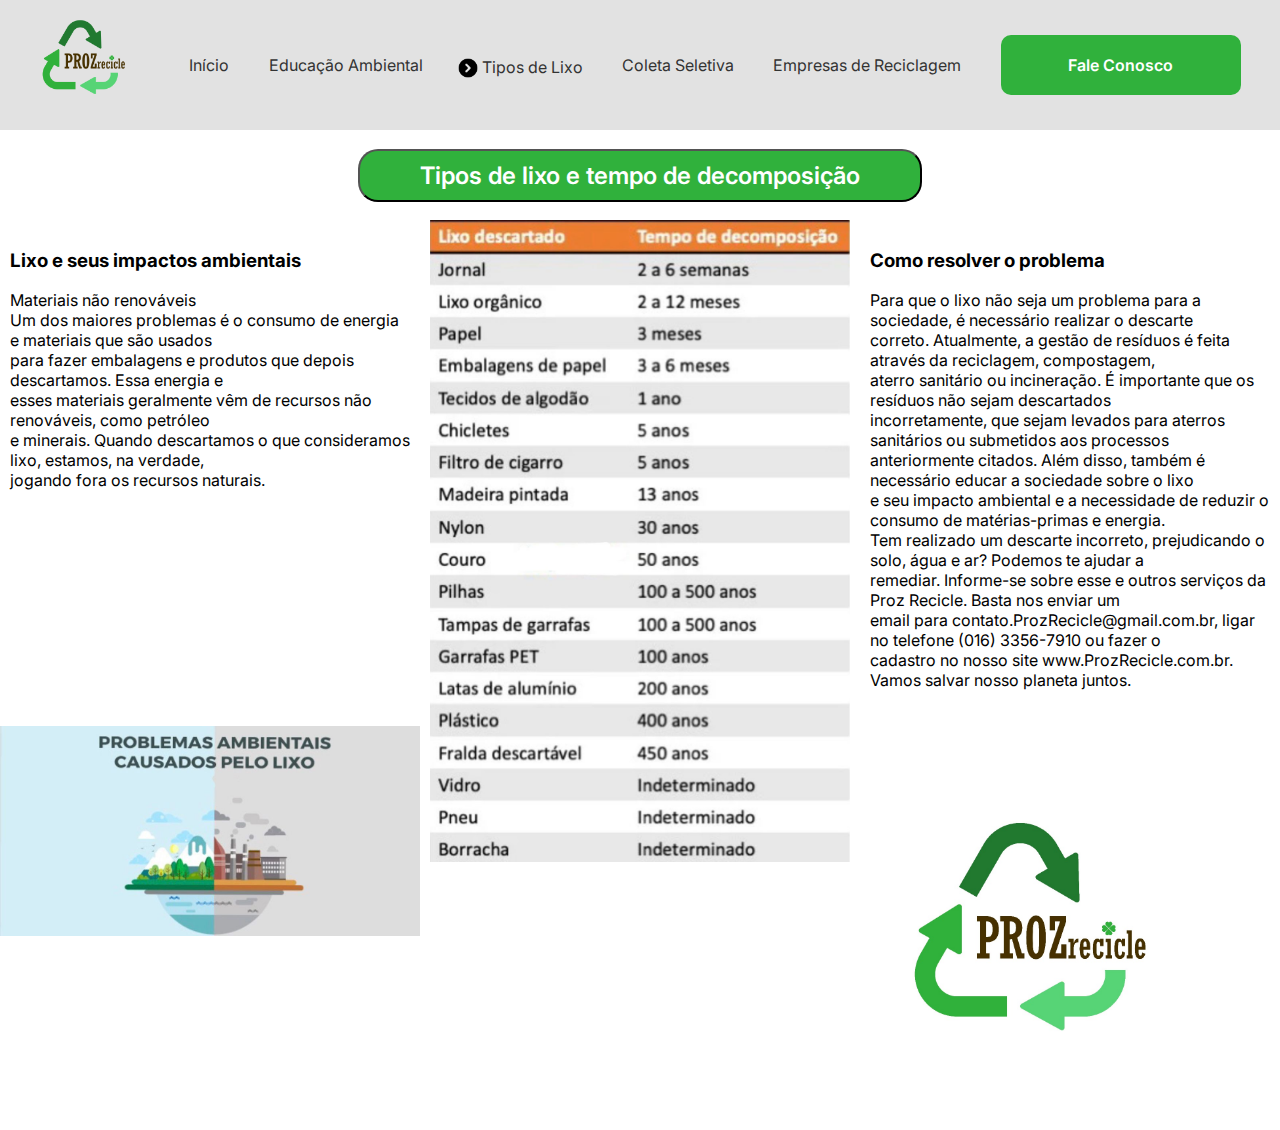
<file: tipos_de_lixo.html>
<!DOCTYPE html>
<html lang="pt_br">
<head>
    <meta charset="UTF-8">
    <meta name="viewport" content="width=device-width, initial-scale=1.0">
    <link rel="preconnect" href="https://fonts.googleapis.com">
    <link rel="preconnect" href="https://fonts.gstatic.com" crossorigin>
    <link href="https://fonts.googleapis.com/css2?family=Inter:wght@100..900&display=swap" rel="stylesheet">
    <link rel="stylesheet" type="text/css" href="assets/tipos_de_lixo.css">
    <title>PROZrecicle</title>
</head>
<body>
    <header>
        <a  class = "link_logo" href="index.html">
        <img class="logo" src="assets/imgs/logomarrom.png" /></a>
        <div class="menu">
          <nav>
            <ul>
              <li><a href="index.html">Início</a></li>
              <li><a href="educacao_ambiental.html">Educação Ambiental</a></li>
              <li><a href="#destino">
                <img class="flecha" src="assets/imgs/flecha.png" alt="" /></a><a id="destino"
                  href="tipos_de_lixo.html"
                  >Tipos de Lixo</a>
                </li>
              <li><a href="coletaSeletiva.html">Coleta Seletiva</a></li>
              <li>
                <a
                  href="empresa_de_reciclagem.html"
                  >Empresas de Reciclagem</a>
              </li>
              <li class="fale_conosco">
                <a id="fale_conoscoo" href="fale_conosco.html">Fale Conosco</a>
              </li>
            </ul>
          </nav>
        </div>
      </header>
      
    <main>
        <div class="button-container">
            <button>Tipos de lixo e tempo de decomposição</button>
        </div>
        <div class="container">
            <div class="item_1">
                <h3>Lixo e seus impactos ambientais</h3>
                <p>Materiais não renováveis<br/>
                    Um dos maiores problemas é o consumo de energia e materiais que são usados<br/>
                    para fazer embalagens e produtos que depois descartamos. Essa energia e<br/>
                    esses materiais geralmente vêm de recursos não renováveis, como petróleo<br/>
                    e minerais. Quando descartamos o que consideramos lixo, estamos, na verdade,<br/>
                    jogando fora os recursos naturais.
                </p>
            </div>
            <div class="item_2">
                <img src="assets/imgs/WhatsApp Image 2024-07-13 at 15.27.27_90ba0e4c.jpg" alt="Problemas ambientais">
            </div>
            <div class="item_3">
                <img src="assets/imgs/WhatsApp Image 2024-07-13 at 15.27.24_556c746e.jpg" alt="Tabela">
            </div>
            <div class="item_4">
                <h3>Como resolver o problema</h3>
                <p>Para que o lixo não seja um problema para a sociedade, é necessário realizar o descarte<br/>
                    correto. Atualmente, a gestão de resíduos é feita através da reciclagem, compostagem,<br/>
                    aterro sanitário ou incineração. É importante que os resíduos não sejam descartados<br/>
                    incorretamente, que sejam levados para aterros sanitários ou submetidos aos processos<br/>
                    anteriormente citados. Além disso, também é necessário educar a sociedade sobre o lixo<br/>
                    e seu impacto ambiental e a necessidade de reduzir o consumo de matérias-primas e energia.<br/>
                    Tem realizado um descarte incorreto, prejudicando o solo, água e ar? Podemos te ajudar a<br/>
                    remediar. Informe-se sobre esse e outros serviços da Proz Recicle. Basta nos enviar um<br/>
                    email para contato.ProzRecicle@gmail.com.br, ligar no telefone (016) 3356-7910 ou fazer o<br/>
                    cadastro no nosso site www.ProzRecicle.com.br. Vamos salvar nosso planeta juntos.
                </p>
            </div>
            <div class="item_5">
                <img src="assets/imgs/proz.jpg" alt="Recicle">
            </div>
        </div>
    </main>
</body>
</html>
</file>
<file: assets/style.css>
*{
    font-family: inter;
}
body{
    margin: 0%;
    /* padding-bottom: 1%; */
    /* border: 2px solid; */
    /* box-sizing: border-box; */
}
header{
    align-items: center;
    display: flex;
    max-width: 100%;
    width: auto;
    height: 130px;
    background-color: rgba(195, 195, 195, 0.479);
}
header .logo {
    /* margin-right: -2em; */
    margin-top: -25px;
    padding-left: 15%;
    width: 150px;
    /* margin-left: -50px; */
}
.link_logo{
    /* margin-left: 5%; */
    padding-top: 1%;
    text-decoration: none;
}
.menu{
    /* box-sizing: border-box; */
    width: 100%;
}

.menu a:hover {
    color: green
}

.fale_conosco:hover{
    background-color: rgba(76, 56, 9, 1);
}

.fale_conosco{
    /* margin-right: 20px; */
    background-color: rgb(48, 177, 60);
    width: 200px;
    height: auto;
    padding: 20px;
    text-align: center;
    border-radius: 10px;
    font-weight: 600;
}

li .flecha {
    top: 5px;
    left: -4px;
    width: 20px;
    position: relative;
}

.menu nav ul {
    list-style: none;
    margin: 0;
    padding: 0;
    display: flex;
    width: 100%;
    justify-content:space-evenly;
    align-items: center;
}


.menu nav ul li a {
    text-decoration: none;
    color: #333;
}
#fale_conoscoo{
    /* padding: 10px; */
    color: white;
    /* margin-right: 0; */
}

main {
    text-align: center;
    height: 100vh; 
    display: flex;
    justify-content: center;
    align-items: center;
  }
  
  .banner-container {
    position: relative;
    width: 100%;
    height: 100%; 
    background-image: url('/assets/imgs/Fundo.png');
    background-size: cover; 
    background-position: center; 
    background-repeat: no-repeat;
  }

  .content-overlay {
    position: absolute;
    top: 50%;
    left: 50%;
    transform: translate(-50%, -50%);
    color: white;
    padding: 20px;
    border-radius: 10px;
  }

.nós_conheça {
    display: inline-block;
    margin-top: 20px;
    padding: 10px 20px;
    background-color: #28a745;
    color: #fff;
    text-decoration: none;
    font-weight: bold;
    border-radius: 5px;
}

footer {
    margin-top: 1%;
    display: flex;
    padding: 20px;
    flex-direction: column;
    align-items: center;
}

footer h3 {
    display: flex;
    border-radius: 20em;
    padding-left: 2.5em;
    background-color:rgba(25, 134, 43, 1) ;
    color: white;
    width: 10em;
    text-align: center;
}

.social-liste {
    justify-content: center;
}
.social-liste{
    list-style: none;
    padding: 0;
    display: flex;
    gap: 50px;
    width: 30em;
}   

.planta1 {
    background-image:url('/assets/imgs/planta3.png'), url('/assets/imgs/planta5.png');
    background-size:130px, 70px, 100px, 50px;
    background-position:top 19px left, top left -12px, bottom right, bottom right 100px;
    background-repeat: no-repeat;
    width: 99;
    height: 8em;
}
.montanhas{
    background-image: url('/assets/imgs/montanhaverde.png'), url('/assets/imgs/mantanha.png');
    background-repeat: no-repeat;
    background-size:1200px, 500px, 130px;
    background-position: bottom right, bottom right, bottom 70px right -35px
}
</file>
<file: assets/coletaSeletiva.css>
*{
    font-family: inter;
}
body{
    margin: 0%;
    /* padding-bottom: 1%; */
    /* border: 2px solid; */
    /* box-sizing: border-box; */
}
header{
    align-items: center;
    display: flex;
    max-width: 100%;
    width: auto;
    height: 130px;
    background-color: rgba(195, 195, 195, 0.479);
}
header .logo {
    /* margin-right: -2em; */
    margin-top: -25px;
    padding-left: 15%;
    width: 150px;
    /* margin-left: -50px; */
}
.link_logo{
    /* margin-left: 5%; */
    padding-top: 1%;
    text-decoration: none;
}
.menu{
    /* box-sizing: border-box; */
    width: 100%;
}

.menu a:hover {
    color: green
}

.fale_conosco:hover{
    background-color: rgba(76, 56, 9, 1);
}

.fale_conosco{
    /* margin-right: 20px; */
    background-color: rgb(48, 177, 60);
    width: 200px;
    height: auto;
    padding: 20px;
    text-align: center;
    border-radius: 10px;
    font-weight: 600;
}

li .flecha {
    top: 5px;
    left: -4px;
    width: 20px;
    position: relative;
}

.menu nav ul {
    list-style: none;
    margin: 0;
    padding: 0;
    display: flex;
    width: 100%;
    justify-content:space-evenly;
    align-items: center;
}


.menu nav ul li a {
    text-decoration: none;
    color: #333;
}
#fale_conoscoo{
    /* padding: 10px; */
    color: white;
    /* margin-right: 0; */
}
.header{
    display: flex;
    width: 100%;
    height: 100px;
    justify-content: center;
    margin-top: 50px;
    position: relative;
}
.img1{
    position: absolute;
    margin-left: 45%;
    margin-top: -33px;

}
.img2{
    position: absolute;
    margin-right: 45%;
    margin-top: -33px;
}
.header_tittle{
    font-size: 0.8em;
    text-align: center;
    display: flex;
    background-color: #30B13C;
    color: white;
    width: 40%;
    justify-content: center;
    border-radius: 50px;
    z-index: 3;
    align-items: center;
}
.header_tittle h1{
    height: auto;
}
.header2{
    margin-top: 20px;
    display: flex;
    width: 100%;
    justify-content: center;
    align-items: center;
}
.header2 img{
    margin-top: 20px;
    width: 40px;
    height: 40px;
}
.lixos{
    display: flex;
    flex-wrap: wrap;
    justify-content: space-evenly;
    gap: 2vw;
    margin-left: 200px;
    margin-right: 200px;
    transition: 0.5s;
    cursor: pointer;
}
.lixos img{
    height: 300px;
    padding: 40px;
    transition: 0.5s;
}
.fundo {
    width: 100%;
    position: absolute;
    z-index: -1111;
    height: 50%;
}
footer {
    margin-top: 12%;
    width: 100%;
    display: flex;
    flex-direction: column;
    justify-content: center;
    align-items: center;
}
footer ul{
    display: flex;
    list-style-type: none;
    padding: 0;
    width: 100%;
    justify-content: space-evenly;
}
.footer {
    display: flex;
    flex-direction: column;
    width: 30%;
    height: 130px;
    /* border: solid #8C8C8C 1px; */
    justify-content: center;
    align-items: center;
}
.footer h3{
    text-align: center;
    line-height: 30px;
    width: 200px;
    height: 30px;
    background-color: #217930;
    color: white;
    border-radius: 30px;
}
.pop-up{
    display: none;
    position: fixed;
    top: 0;
    left: 0;
    background-color: white;
    background: rgba(106, 106, 106, 0.5);
    width: 100%;
    height: 100%;
    z-index: 5;
}
.pop-up-conteudo{
    position: fixed;
    top: 15%;
    left: 15%;
    background-color: white;
    width: 70%;
    height: 90%;
    z-index: 6;
    opacity: 100%;
}
.pop-up-header{
    display: flex;
    height: 80px;
    background-color: rgba(195, 195, 195, 0.479);
}
.pop-up-header h1{
    color: black;
    flex: 1;
    margin-left: 40px;
}
.pop-up-header #exit{
    font-size: 30px;
    line-height: 80px;
    margin-right: 40px;
    font-weight: 900;
    cursor: pointer;
}
.pop-up-info{
    margin-left: 40px;
    margin-right: 40px;
}
.pop-up-info img{
    width: 350px;
    height: 300px;
}
</file>
<file: assets/edu_amb.css>
*{
    font-family: inter;
}
body{
    margin: 0%;
    /* padding-bottom: 1%; */
    /* border: 2px solid; */
    /* box-sizing: border-box; */
}
header{
    align-items: center;
    display: flex;
    max-width: 100%;
    width: auto;
    height: 130px;
    background-color: rgba(195, 195, 195, 0.479);
}
header .logo {
    /* margin-right: -2em; */
    margin-top: -25px;
    padding-left: 15%;
    width: 150px;
    /* margin-left: -50px; */
}
.link_logo{
    /* margin-left: 5%; */
    padding-top: 1%;
    text-decoration: none;
}
.menu{
    /* box-sizing: border-box; */
    width: 100%;
}

.menu a:hover {
    color: green
}
main{
    margin: 10px;
}

.fale_conosco:hover{
    background-color: rgba(76, 56, 9, 1);
}

.fale_conosco{
    /* margin-right: 20px; */
    background-color: rgb(48, 177, 60);
    width: 200px;
    height: auto;
    padding: 20px;
    text-align: center;
    border-radius: 10px;
    font-weight: 600;
}

li .flecha {
    top: 5px;
    left: -4px;
    width: 20px;
    position: relative;
}

.menu nav ul {
    list-style: none;
    margin: 0;
    padding: 0;
    display: flex;
    width: 100%;
    justify-content:space-evenly;
    align-items: center;
}


.menu nav ul li a {
    text-decoration: none;
    color: #333;
}
#fale_conoscoo{
    /* padding: 10px; */
    color: white;
    /* margin-right: 0; */
}
/* 
    COLETA SELETIVA PÁGINA INICIO ABAIXO:

 */

/* .header{
    display: flex;
    width: 100%;
    height: 100px;
    justify-content: center;
    margin-top: 50px;
    position: relative;
    border: 2px solid;
} */
/* .img1{
    position: absolute;
    margin-left: 45%;
    margin-top: -33px;border: 2px solid;

} */
/* .img2{
    position: absolute;
    margin-right: 45%;
    margin-top: -33px;border: 2px solid;
} */
/* .header_tittle{
    display: flex;
    background-color: #30B13C;
    color: white;
    width: 40%;
    justify-content: center;
    border-radius: 50px;
    z-index: 3;
    align-items: center;border: 2px solid;
} */
/* .header_tittle h1{
    height: 30px;border: 2px solid;
} */
/* .header2{
    margin-top: 20px;
    display: flex;
    width: 100%;
    justify-content: center;
    align-items: center;border: 2px solid;
} */
/* .header2 img{
    margin-top: 20px;
    width: 40px;
    height: 40px;border: 2px solid;
} */
/* .lixos{
    display: flex;
    flex-wrap: wrap;
    justify-content: space-evenly;
    gap: 2vw;
    margin-left: 200px;
    margin-right: 200px;border: 2px solid;
} */
/* .lixos img{
    padding: 40px;border: 2px solid;
} */
/* .fundo {
    width: 100%;
    position: absolute;
    z-index: -1111;
    height: 50%;border: 2px solid;
} */
/*
footer {
    margin-top: 12%;
    width: 100%;
    display: flex;
    flex-direction: column;
    justify-content: center;
    align-items: center;
}
footer ul{
    display: flex;
    flex-direction: row;
    list-style-type: none;
    padding: 0;
    width: 100%;
    justify-content: space-evenly;
}
*/
.ecobook {
    display: flex;
    flex-wrap: nowrap;
    flex-direction: row;
    justify-content: flex-start;
    align-content: space-around;
}
.tripe {
    display: flex;
    flex-direction: row;
    flex-wrap: nowrap;
    justify-content: flex-start;
    align-items: center;
}
.social-list {
    display: flex;
    /* flex-wrap: nowrap; */
    /* flex-direction: row; */
    /* justify-content: center; */
    list-style: none;
    gap: 20px;
    /* border: 2px solid; */
    width: 300px;
    align-items: center;
}
footer {
    background: rgb(227, 227, 227);
    display: flex;
    flex-direction: column;
    align-items: center;
    /* padding-left: 15px;
    padding-right: 15px; */
}
footer h3 {
    display: flex;
    border-radius: 20em;
    padding-left: 2.5em;
    background-color:rgba(25, 134, 43, 1) ;
    color: white;
    width: 10em;
    text-align: center;
}
/*
.footer {
    display: flex;
    flex-direction: row;
    width: 30%;
    height: 130px;
    border: solid #8C8C8C 1px;
    justify-content: center;
    align-items: center;
}

.footer h3{
    text-align: center;
    line-height: 30px;
    width: 200px;
    height: 30px;
    background-color: #217930;
    color: white;
    border-radius: 30px;
}
*/
/* 
    FIM COLETA SELETIVA

 */
</file>
<file: assets/empresas.css>
*{
    font-family: inter;
}
body{
    margin: 0%;
}
header{
    align-items: center;
    display: flex;
    max-width: 100%;
    width: auto;
    height: 130px;
    background-color: rgba(195, 195, 195, 0.479);
}
header .logo {
    margin-top: -25px;
    padding-left: 15%;
    width: 150px;
}
.link_logo{
    padding-top: 1%;
    text-decoration: none;
}
.menu{
    width: 100%;
}

.menu a:hover {
    color: green
}

.fale_conosco:hover{
    background-color: rgba(76, 56, 9, 1);
}

.fale_conosco{
    background-color: rgb(48, 177, 60);
    width: 200px;
    height: auto;
    padding: 20px;
    text-align: center;
    border-radius: 10px;
    font-weight: 600;
}

li .flecha {
    top: 5px;
    left: -4px;
    width: 20px;
    position: relative;
}

.menu nav ul {
    list-style: none;
    margin: 0;
    padding: 0;
    display: flex;
    width: 100%;
    justify-content:space-evenly;
    align-items: center;
}


.menu nav ul li a {
    text-decoration: none;
    color: #333;
}
#fale_conoscoo{
    color: white;
}

main .container {
    display: flex;
    width: 100%;
    height: 100%;
}

main {
    display: flex;
    flex-direction: column;
    width: 100%;
    height: 100%;
}

main h1 {
    font-size: 25px;
    display: flex ;
    padding-bottom: 3px;
    padding-top: 3px;
    padding-left: 47px;
    margin: 1em 0em 1em 8em;
    width: 350px;
    height: 40px;
    text-align:center;
    color: white;
    border-radius: 3em;
    background-color:rgba(48, 177, 60, 1);
    font-weight: 300;
}

section{
    width: 100%;
    display: flex;
    align-items:center;
    margin-bottom: 20px;
    border-bottom: 1px solid rgb(235, 235, 235);
}
.redes {
    display: flex;
    align-items: center;
    flex-direction: column;
    max-width: 13vw;
    width: auto;
    height:auto ;
}

.redes img{
    max-width: 200px;
    width: auto;
    height: auto;
}

.social-list {
    list-style: none;
    padding: 0;
    display: flex;
    gap: 10px;
}

.social-list li {
    display: flex;
    align-items: center;
}

.social-list li a img {
    max-width: 2vw;
    width: 25px;
    height: auto;
}

.texto, .ultima{
    padding-left: 4em;
    font-weight: 300;
}

.redes h5{
    font-size: 0.7em;
    color: white;
    border-radius: 3em;
    margin-bottom: -0.3em;
    background-color: rgba(25, 134, 43, 1);
    width: 7em;
    text-align: center;
}
.cadastro {
    position:fixed;
    right: 0;
    width: 35%;
    height: 28em;
    border: 1px solid #fffcfc;
    padding: 20px;
    border-radius: 30px;
    background-color: #cecece69;
    /* margin-bottom: 90%; */
    margin-right: 20px;
}

.error-message {
    display: none;
    color: red;
    font-size: 0.8em;
    margin-top: 5px;
}

input {
    padding: 8px;
    border: 2px solid #ccc;
    border-radius: 4px;
    margin-top: 5px;
    width: 100%;
}

input.valid {
    background-color: #BBCCBB;
    border: solid 2px #206620;
  color: #206620;
}

/* Estilo quando o campo é inválido */
input.invalid {
    border: solid 2px #992020;
    background-color: #CCBBBB;
    color: #662020;
}

.cadastro h2 {
    text-align: center;
    margin-top: 0;
    margin-bottom: 45px;
    color: rgba(76, 56, 9, 1);
}

.cadastro form div {
    margin-bottom: 15px;
}

.cadastro form input {
    width: 100%;
    padding: 8px;
    margin-top: 5px;
    margin-bottom: 10px;
    border: 1px solid #ccc;
    border-radius: 4px;
}

.cadastro button {
    width: 100%;
    padding: 10px;
    background-color: rgba(48, 177, 60, 1);
    color: white;
    border: none;
    border-radius: 4px;
    cursor: pointer;
    margin-top: 2em;
}

.cadastro button:hover {
    background-color: rgba(76, 56, 9, 1);
}
#text{
    margin-top: 0;
    text-decoration: none;
    color: #333;
}

.cadastro p {
    font-size: 0.8em;
    margin-top: 3em;
}

.principal{
    display: flex;
    flex-direction: column;
    width: 55%;
    height: auto;
    margin-right: 1%;
}

footer {
    margin-top: 2%;
    display: flex;
    padding-bottom: 2.2%;
    width: 100%;
    height: 100%;
    flex-direction: column;
    align-items: center;
    /* border: 2px solid; */
    padding-bottom: 59.9px;
}

footer h3 {
    display: flex;
    border-radius: 20em;
    padding-left: 2.5em;
    background-color:rgba(25, 134, 43, 1) ;
    color: white;
    width: 10em;
    text-align: center;
}

.social-liste{
    list-style: none;
    padding: 0;
    display: flex;
    gap: 50px;
    width: 30em;
    justify-content: center;
}   

.montanhas{
    background-image: url('imgs/image\ copy.png'), url('imgs/image.png'), url('imgs/imagecopy3.png'), url('imgs/image\ copy\ 5.png'), url('imgs/image\ copy\ 5.png'), url('imgs/image\ copy\ 2.png'), url('imgs/image\ copy\ 4.png');
    background-repeat: no-repeat;
    background-size:1300px, 500px, 130px, 130px, 70px, 100px, 50px;
    background-position: top 100% right, top 100% right, bottom 5% left 102%, bottom left, bottom 6% left, top 100% right, top 100% right 5%;
}

@media (max-width: 768px) {
    header {
        flex-direction: column;
        height: auto;
        padding: 10px;
    }

    .menu nav ul {
        flex-direction: column;
        align-items: center;
    }

    .menu nav ul li {
        margin: 10px 0;
    }

    .container, .cadastro {
        width: 95%;
    }

    footer {
        padding: 5%;
    }
}

@media (max-width: 480px) {
    .fale_conosco {
        padding: 10px;
    }

    main h1 {
        font-size: 20px;
    }

    footer h3 {
        width: 8em;
    }

    .social-liste {
        flex-direction: column;
    }
}
</file>
<file: assets/tipos_de_lixo.css>
*{
    font-family: inter;
}
body{
    margin: 0%;
    /* padding-bottom: 1%; */
    /* border: 2px solid; */
    /* box-sizing: border-box; */
}
header{
    align-items: center;
    display: flex;
    max-width: 100%;
    width: auto;
    height: 130px;
    background-color: rgba(195, 195, 195, 0.479);
}
header .logo {
    /* margin-right: -2em; */
    margin-top: -25px;
    padding-left: 15%;
    width: 150px;
    /* margin-left: -50px; */
}
.link_logo{
    /* margin-left: 5%; */
    padding-top: 1%;
    text-decoration: none;
}
.menu{
    /* box-sizing: border-box; */
    width: 100%;
}

.menu a:hover {
    color: green
}

.fale_conosco:hover{
    background-color: rgba(76, 56, 9, 1);
}

.fale_conosco{
    /* margin-right: 20px; */
    background-color: rgb(48, 177, 60);
    width: 200px;
    height: auto;
    padding: 20px;
    text-align: center;
    border-radius: 10px;
    font-weight: 600;
}

li .flecha {
    top: 5px;
    left: -4px;
    width: 20px;
    position: relative;
}

.menu nav ul {
    list-style: none;
    margin: 0;
    padding: 0;
    display: flex;
    width: 100%;
    justify-content:space-evenly;
    align-items: center;
}


.menu nav ul li a {
    text-decoration: none;
    color: #333;
}
#fale_conoscoo{
    /* padding: 10px; */
    color: white;
    /* margin-right: 0; */
}


/* Centraliza o título */

/* Definindo o estilo para o contêiner do grid */
.container {
    display: grid;
    grid-template-columns: 1fr 1fr 1fr; /* 3 colunas */
    grid-template-rows: 1fr 1fr; /* 2 linhas */
    height: calc(100vh - 200px); /* Altura total da tela menos a altura do header e do botão */
    gap: 10px; /* Espaçamento entre os itens */
}

/* Estilo para os itens no grid */
.item_1, .item_4 {
    font-size: 1em; /* Ajusta o tamanho do texto */
    padding: 10px; /* Adiciona espaçamento interno */
}

.item_1 {
    grid-column: 1 / 2; /* Coluna 1 */
    grid-row: 1 / 2; /* Linha 1 */
}

.item_2 {
    grid-column: 1 / 2; /* Coluna 1 */
    grid-row: 2 / 3; /* Linha 2 */
}

.item_3 {
    grid-column: 2 / 3; /* Coluna 2 */
    grid-row: 1 / 3; /* Ocupa duas linhas */
}

.item_4 {
    grid-column: 3 / 4; /* Coluna 3 */
    grid-row: 1 / 2; /* Linha 1 */
}

.item_5 {
    grid-column: 3 / 4; /* Coluna 3 */
    grid-row: 2 / 3; /* Linha 2 */
}

/* Estilo para as imagens */
.item_2 img,
.item_3 img,
.item_5 img {
    width: 100%; /* Ajusta a largura da imagem */
    height: auto; /* Mantém a proporção da imagem */
    object-fit: cover; /* Cobre o contêiner sem distorcer a imagem */
}

/* Ajuste dos tamanhos indicados para as imagens */
.item_2 img {
    max-height: 400px; /* Altura para a imagem do Item 2 */
}

.item_3 img {
    max-height: 1000%; /* Altura para a imagem do Item 3 */
}

.item_5 img {
    max-height: 400px; /* Altura para a imagem do Item 5 */
}

/* Centraliza o botão e ajusta o estilo */
.button-container {
    display: flex;
    justify-content: center;
    align-items: center;
    height: 10vh; /* Altura do contêiner do botão */
}

button {
    font-size: 1.5em; /* Ajuste de tamanho*/
    font-weight: 600;
    background-color: rgb(48, 177, 60);
    border-radius: 20px;
    padding: 10px 60px;
    cursor: pointer;
    text-align: center;
    color: white; /* Definção da cor*/
    display: flex;
    justify-content: center;
    align-items: center;
}
</file>
